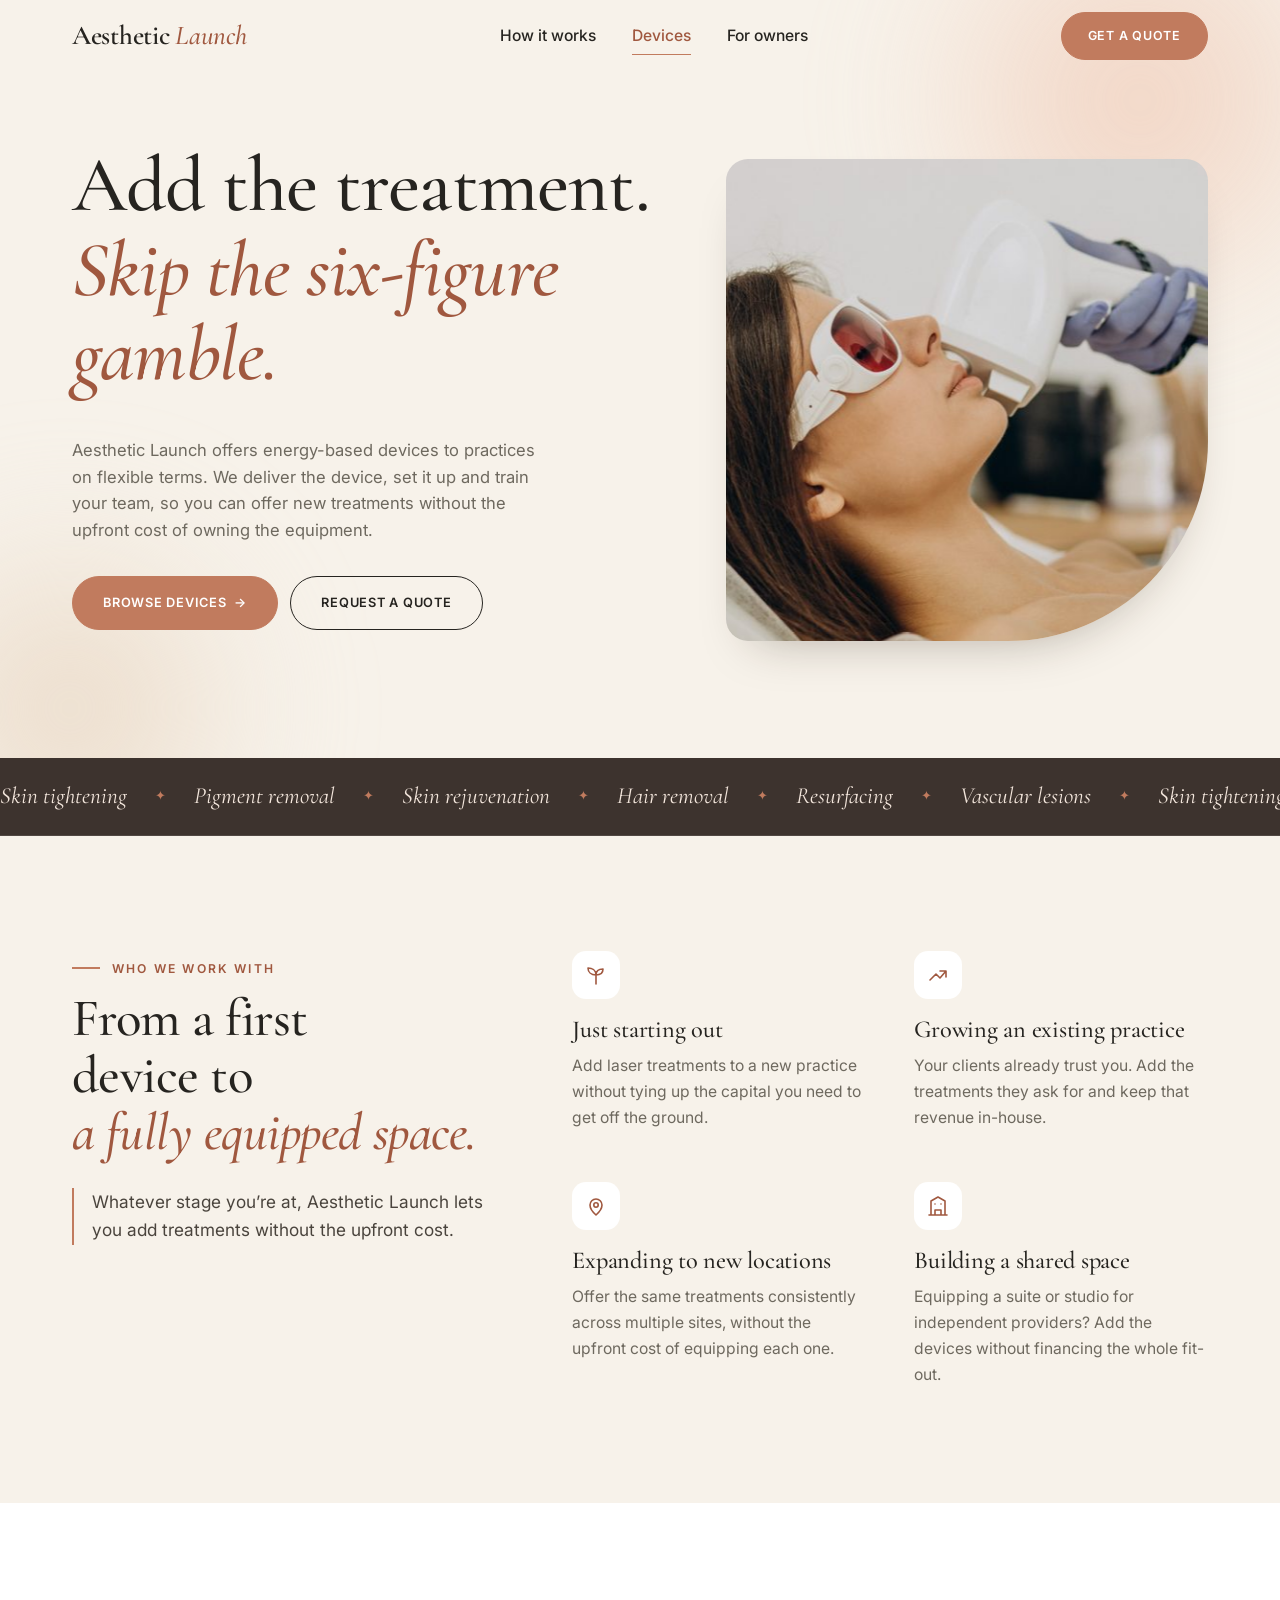
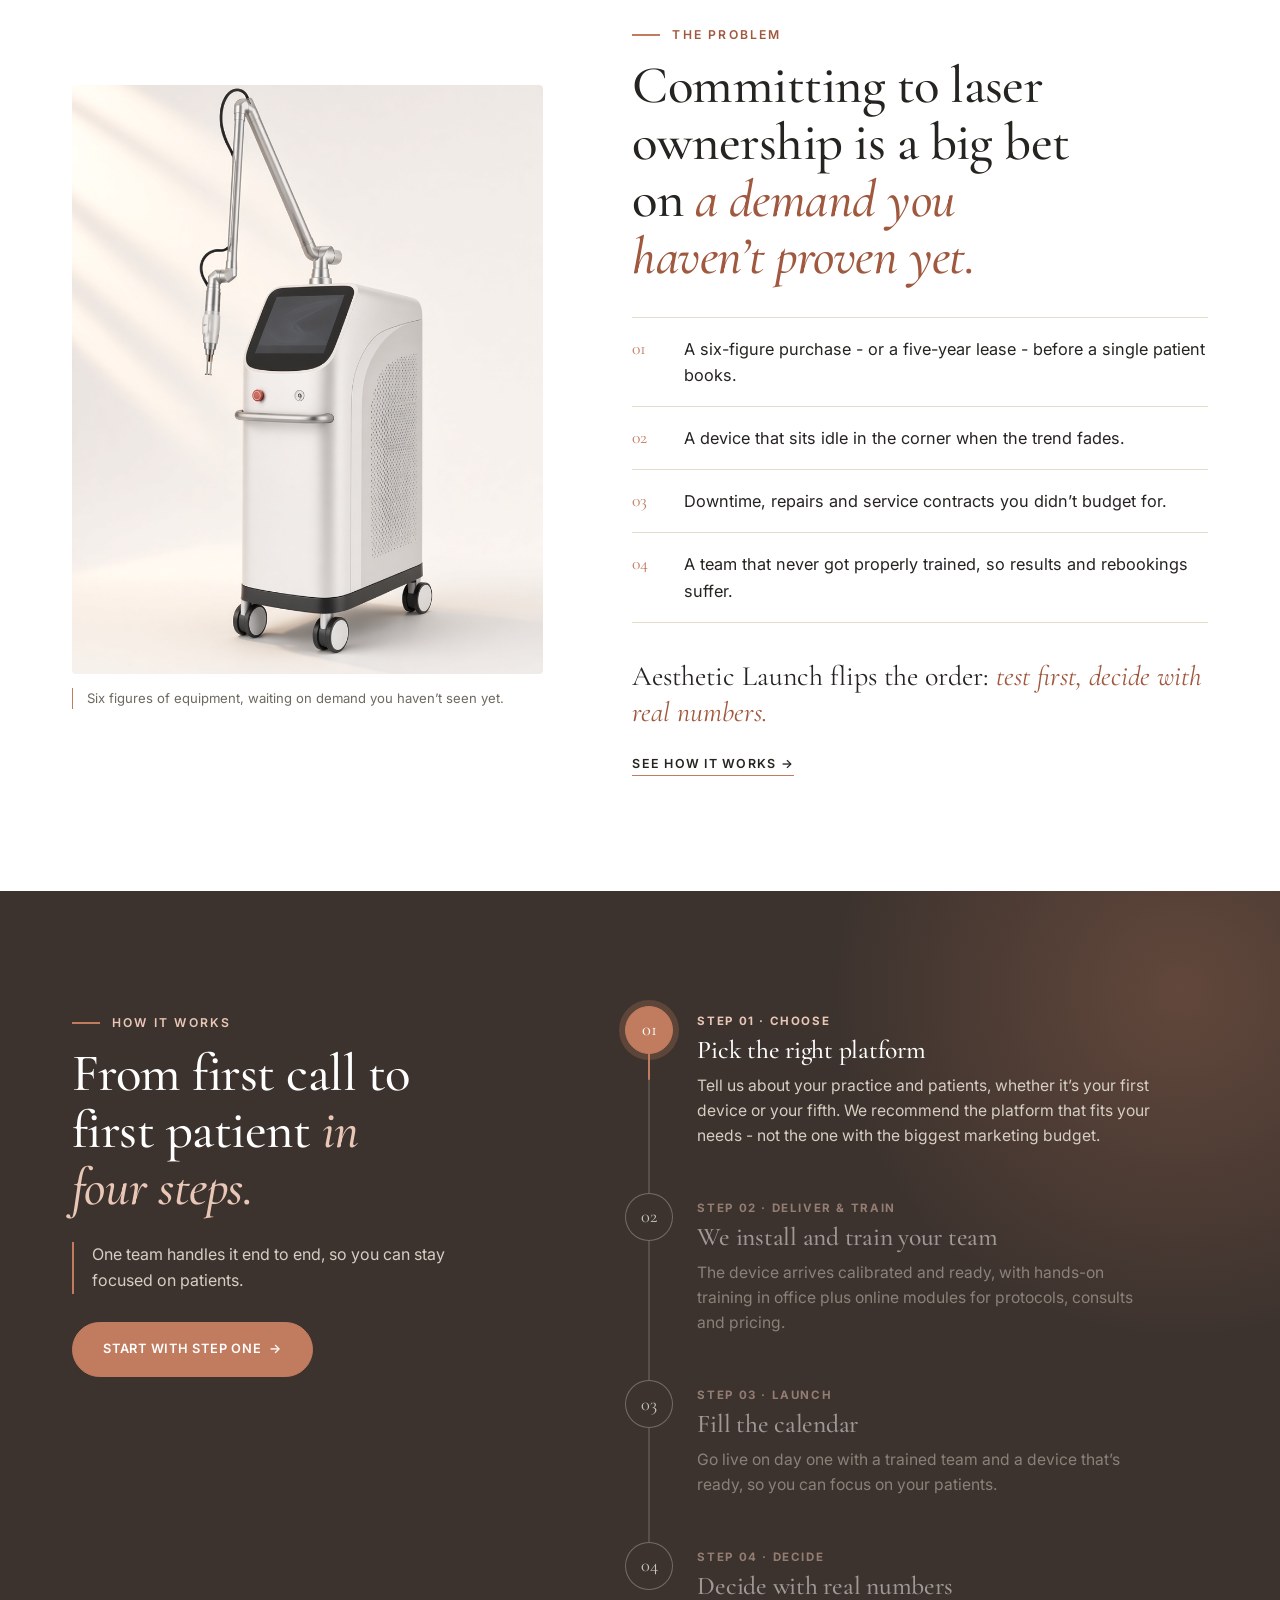
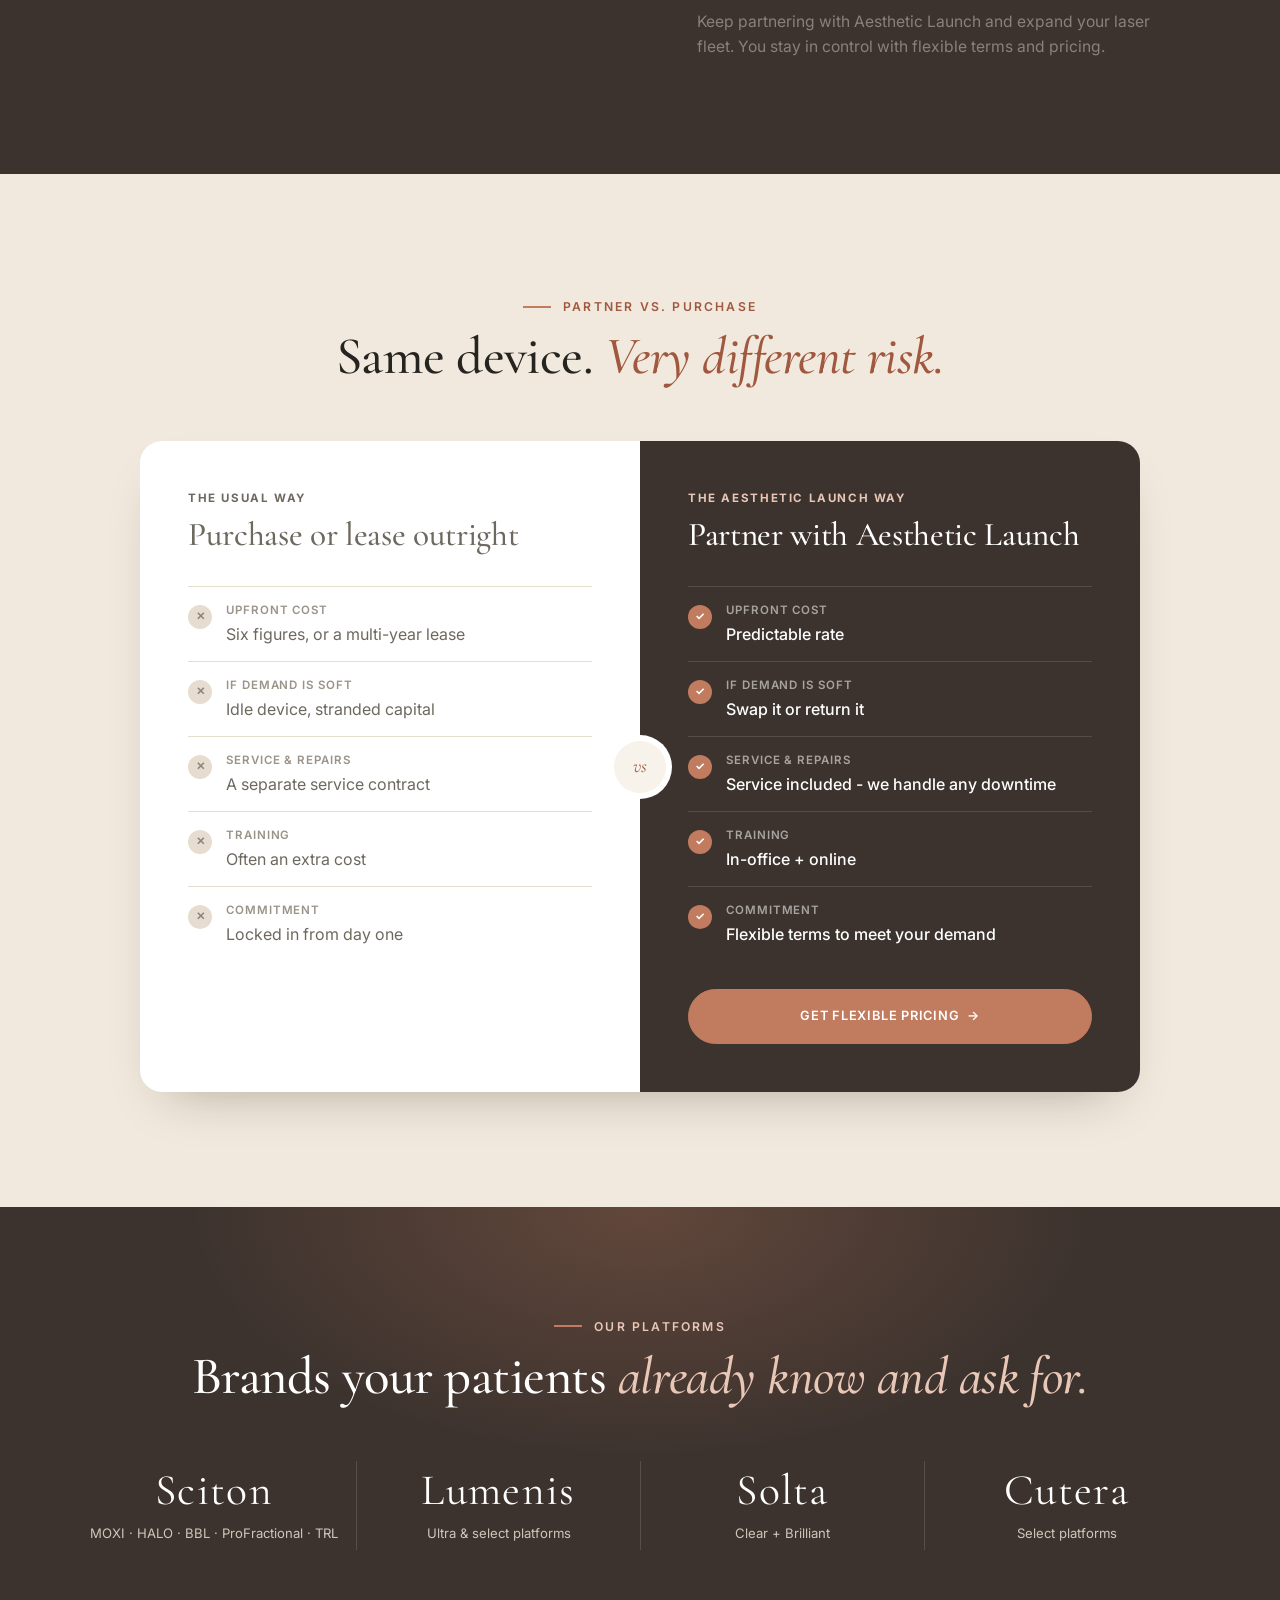
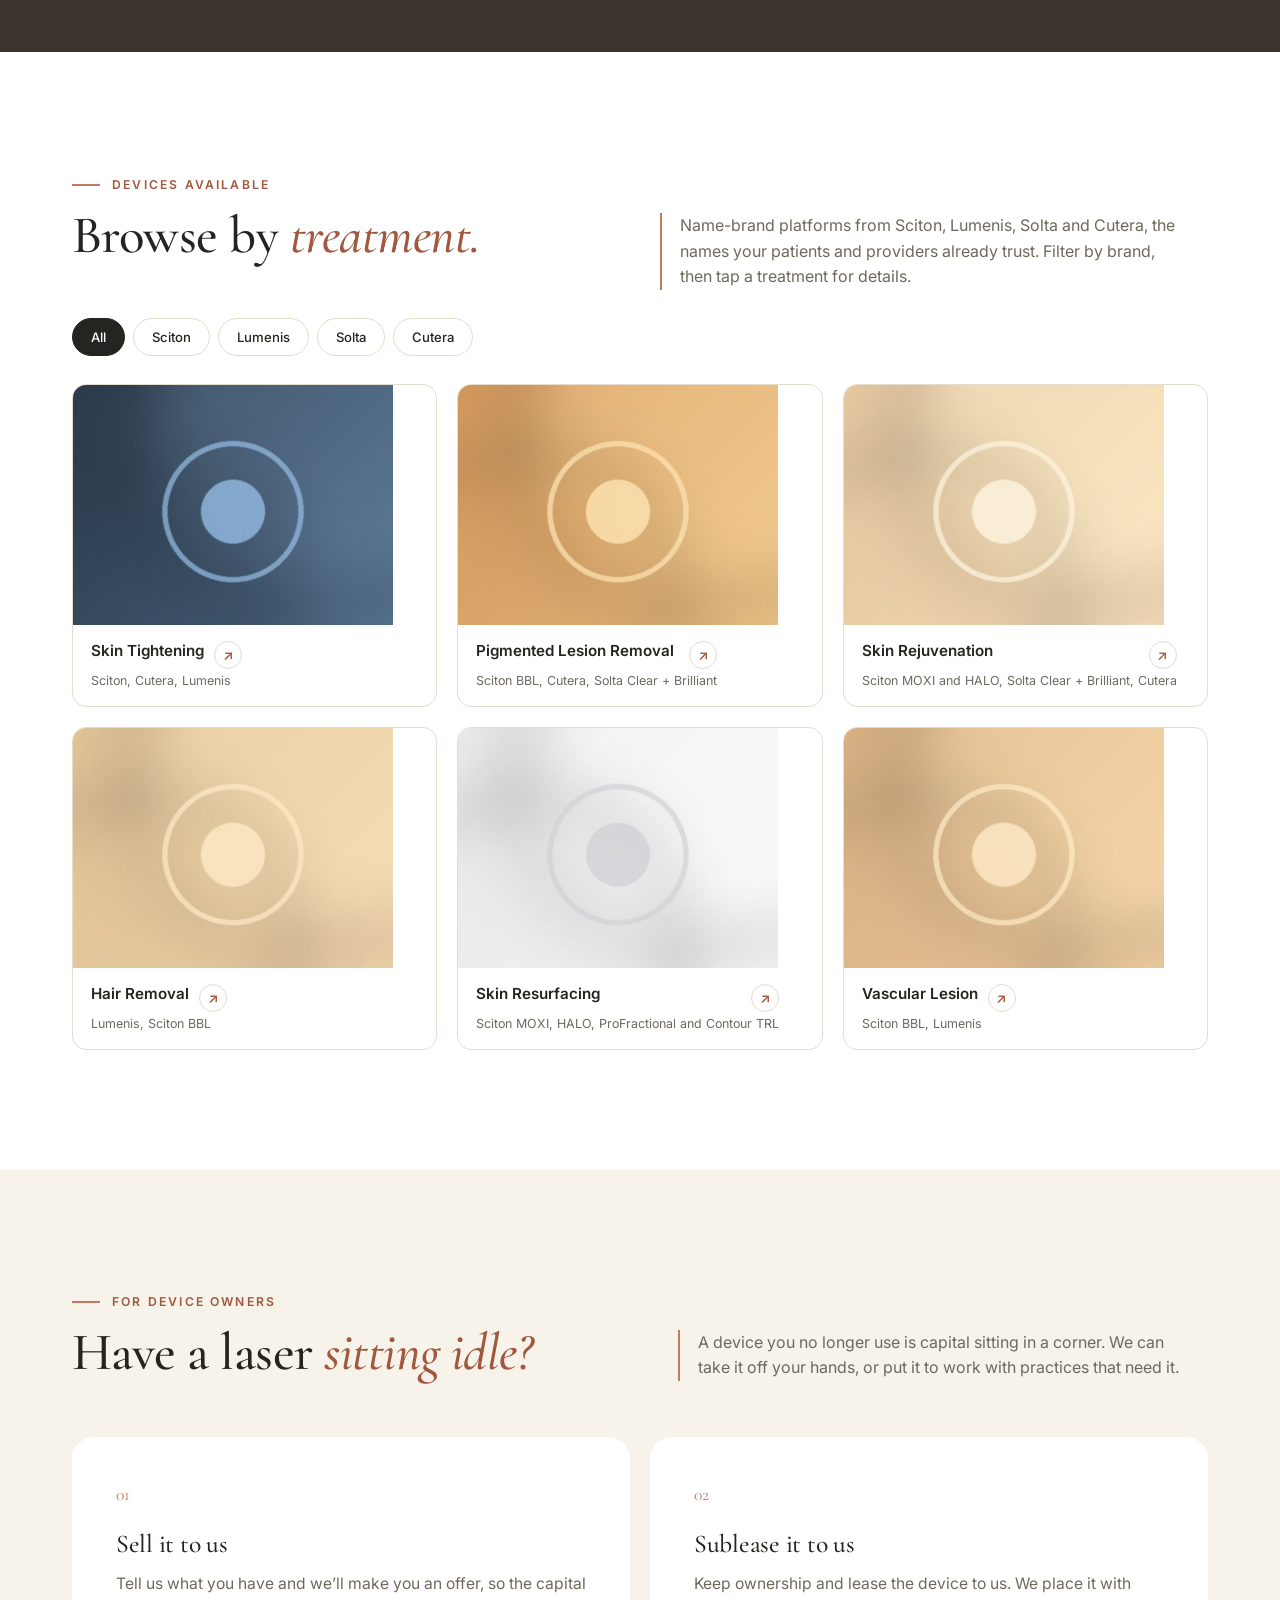
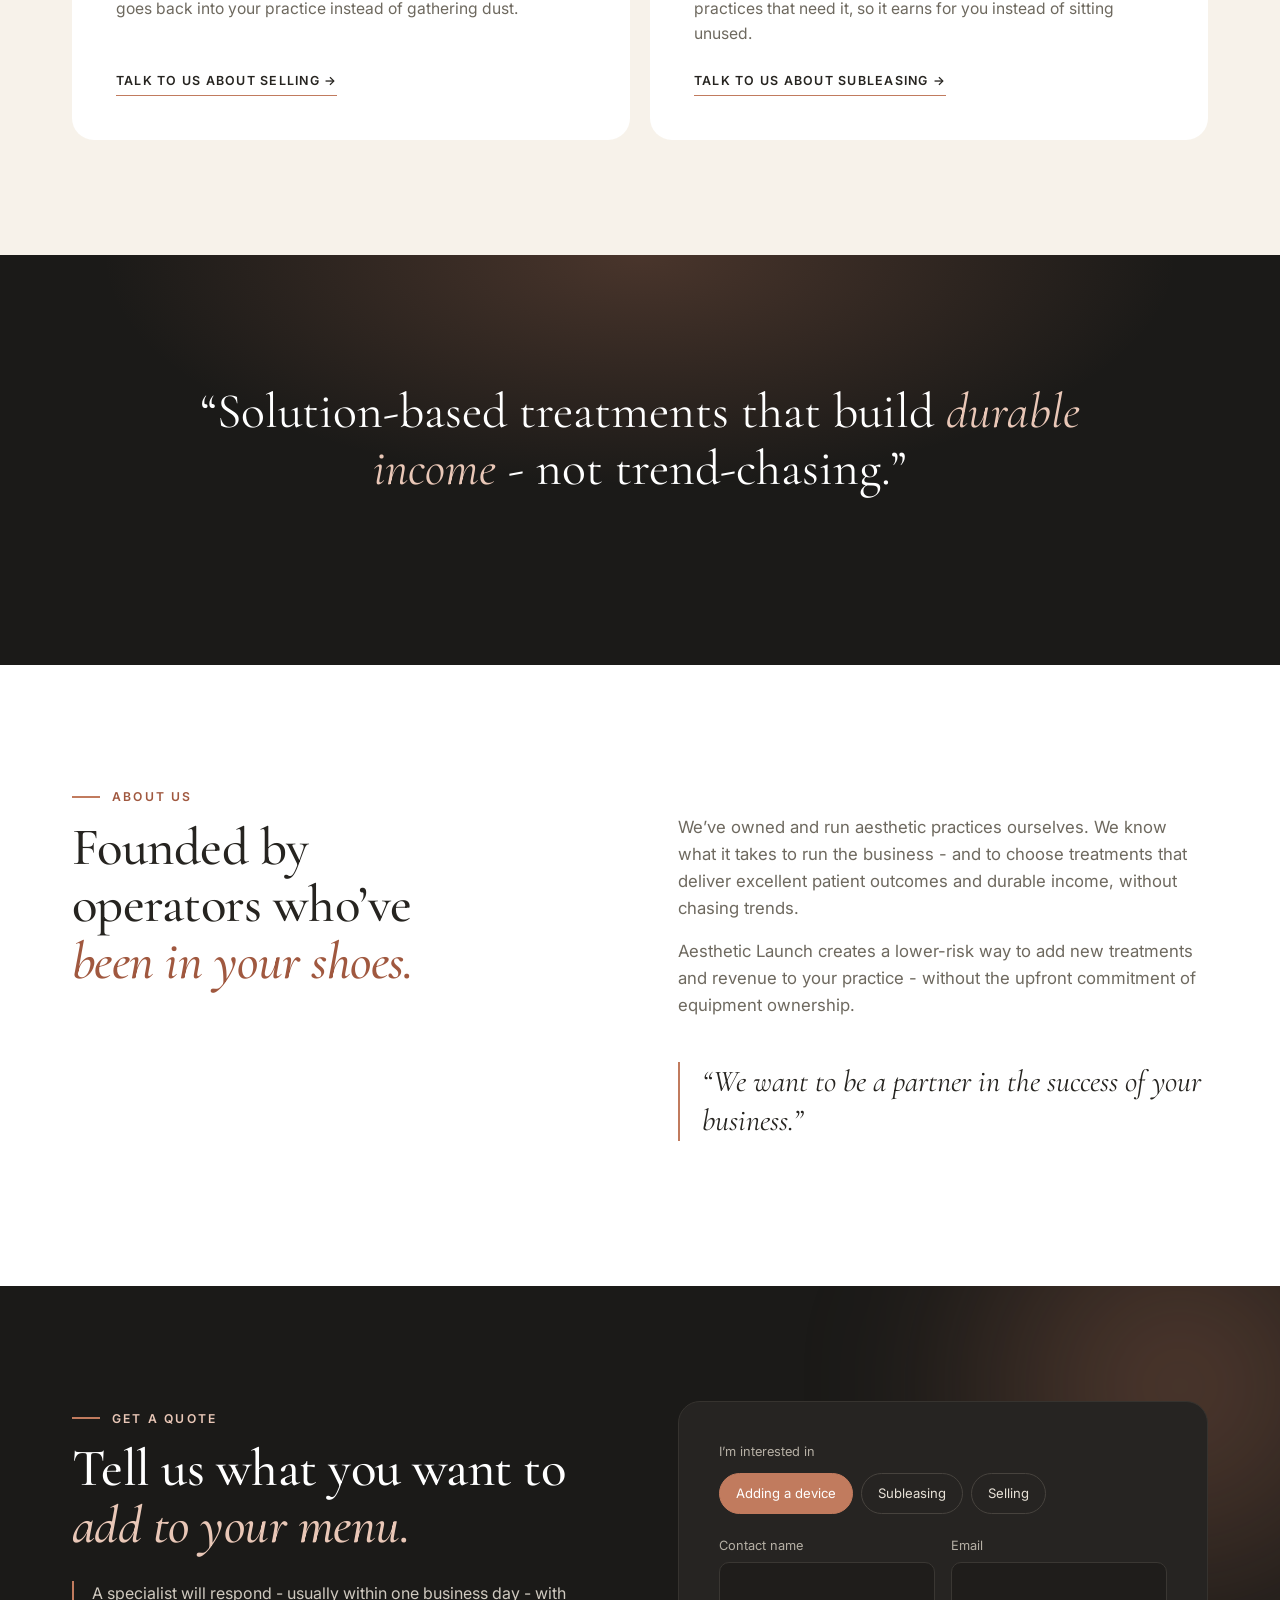
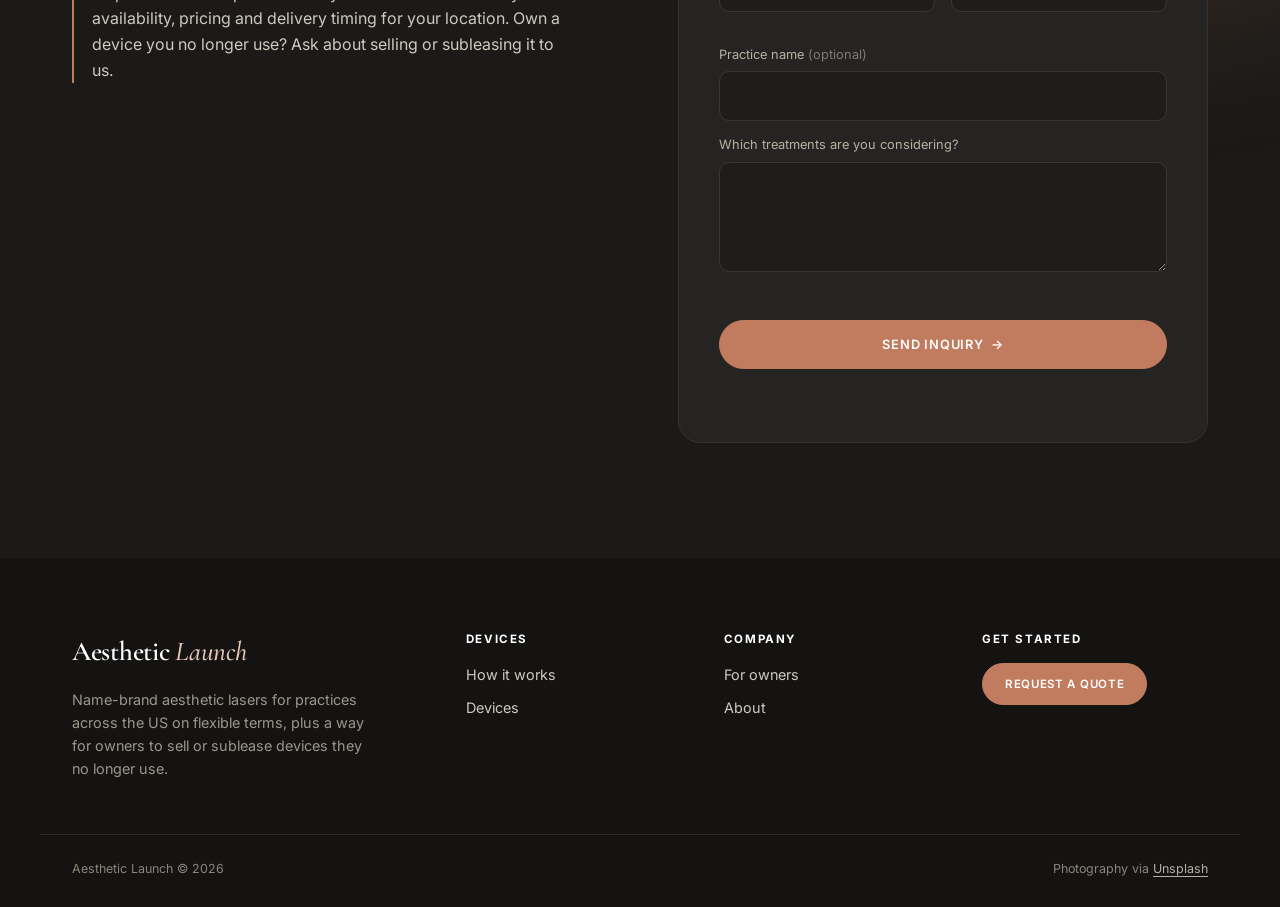
<file: index.html>
<!DOCTYPE html>
<html lang="en">
<head>
<meta charset="UTF-8" />
<meta name="viewport" content="width=device-width, initial-scale=1.0" />
<title>Aesthetic Launch - Add New Treatments. Prove the Demand.</title>
<meta name="description" content="Aesthetic Launch offers name-brand lasers and energy-based devices on flexible terms, delivered anywhere in the US with installation, training and service included." />
<meta name="robots" content="index, follow, max-image-preview:large" />
<meta name="theme-color" content="#f7f2ea" />
<meta property="og:type" content="website" />
<meta property="og:site_name" content="Aesthetic Launch" />
<meta property="og:locale" content="en_US" />
<meta property="og:title" content="Aesthetic Launch - Add New Treatments. Prove the Demand." />
<meta property="og:description" content="Name-brand aesthetic lasers and energy-based devices on flexible terms, with delivery, installation, training and service included." />
<meta name="twitter:card" content="summary" />
<meta name="twitter:title" content="Aesthetic Launch - Add New Treatments. Prove the Demand." />
<meta name="twitter:description" content="Name-brand aesthetic lasers and energy-based devices on flexible terms, with delivery, installation, training and service included." />
<link rel="icon" href="favicon.svg" type="image/svg+xml" />
<link rel="icon" href="favicon.ico" sizes="32x32" />
<link rel="apple-touch-icon" href="apple-touch-icon.png" />

<script type="application/ld+json">
{
  "@context": "https://schema.org",
  "@graph": [
    {
      "@type": "Organization",
      "@id": "#organization",
      "name": "Aesthetic Launch",
      "description": "Aesthetic Launch helps aesthetic practices add name-brand lasers and energy-based devices on flexible terms, with delivery, installation, training and service included.",
      "areaServed": {
        "@type": "Country",
        "name": "United States"
      },
      "knowsAbout": [
        "Aesthetic lasers",
        "Energy-based devices",
        "Skin tightening",
        "Pigmentation treatments",
        "Skin rejuvenation",
        "Laser hair reduction",
        "Skin resurfacing",
        "Vascular lesion treatments"
      ]
    },
    {
      "@type": "Service",
      "@id": "#device-service",
      "name": "Aesthetic Laser and Energy-Based Device Programs",
      "serviceType": "Aesthetic laser and energy-based device programs for practices",
      "description": "Flexible access to name-brand aesthetic devices with delivery, installation, staff training and service support.",
      "provider": {
        "@id": "#organization"
      },
      "areaServed": {
        "@type": "Country",
        "name": "United States"
      },
      "hasOfferCatalog": {
        "@type": "OfferCatalog",
        "name": "Available Treatment Technologies",
        "itemListElement": [
          { "@type": "Offer", "itemOffered": { "@type": "Service", "name": "Skin Tightening" } },
          { "@type": "Offer", "itemOffered": { "@type": "Service", "name": "Pigmentation Treatment" } },
          { "@type": "Offer", "itemOffered": { "@type": "Service", "name": "Skin Rejuvenation" } },
          { "@type": "Offer", "itemOffered": { "@type": "Service", "name": "Laser Hair Reduction" } },
          { "@type": "Offer", "itemOffered": { "@type": "Service", "name": "Skin Resurfacing" } },
          { "@type": "Offer", "itemOffered": { "@type": "Service", "name": "Vascular Lesion Treatment" } }
        ]
      }
    }
  ]
}
</script>

<link rel="preconnect" href="https://images.unsplash.com">
<link rel="preconnect" href="https://fonts.googleapis.com">
<link rel="preconnect" href="https://fonts.gstatic.com" crossorigin>
<link href="https://fonts.googleapis.com/css2?family=Cormorant+Garamond:ital,wght@0,400;0,500;0,600;1,400;1,500;1,600&family=Inter:wght@400;500;600;700&display=swap" rel="stylesheet">

<link rel="stylesheet" href="css/styles.css" />
<script>document.documentElement.classList.add("js");</script>
</head>
<body>

<a class="skip-link" href="#main">Skip to content</a>
<div class="scroll-progress" id="scroll-progress" aria-hidden="true"></div>

<header class="site-header" id="site-header">
  <div class="container header-inner">
    <a href="#top" class="logo">Aesthetic <span>Launch</span></a>

    <nav class="main-nav" id="main-nav" aria-label="Main">
      <a href="#how-it-works">How it works</a>
      <a href="#devices">Devices</a>
      <a href="#services">For owners</a>
      <a href="#contact" class="btn btn-solid mobile-only">Get a quote</a>
    </nav>

    <a href="#contact" class="btn btn-solid btn-small header-cta">Get a quote</a>

    <button class="nav-toggle" id="nav-toggle" aria-label="Open menu" aria-expanded="false" aria-controls="main-nav">
      <span></span><span></span><span></span>
    </button>
  </div>
</header>

<main id="main">

  <!-- HERO -->
  <section class="hero" id="top">
    <div class="orb orb-1" aria-hidden="true"></div>
    <div class="orb orb-2" aria-hidden="true"></div>
    <div class="container hero-grid">
      <div class="hero-copy">
        <h1 class="reveal">Add the treatment. <em>Skip the six-figure gamble.</em></h1>
        <p class="lede reveal">Aesthetic Launch offers energy-based devices to practices on flexible terms. We deliver the device, set it up and train your team, so you can offer new treatments without the upfront cost of owning the equipment.</p>
        <div class="button-row reveal">
          <a href="#devices" class="btn btn-solid">Browse devices <span aria-hidden="true">&rarr;</span></a>
          <a href="#contact" class="btn btn-outline">Request a quote</a>
        </div>
      </div>

      <div class="hero-media reveal">
        <div class="hero-img-wrap" data-parallax>
          <img src="images/hero-laser-1600.jpg" srcset="images/hero-laser-800.jpg 800w, images/hero-laser-1600.jpg 1600w" sizes="(max-width: 980px) 100vw, 46vw" alt="Patient wearing protective goggles during a laser facial treatment" width="1600" height="1067" fetchpriority="high" decoding="async" />
        </div>
      </div>
    </div>
  </section>

  <!-- MARQUEE -->
  <section class="marquee" aria-label="Treatments you can add">
    <div class="marquee-track">
      <div class="marquee-group"><em>Skin tightening</em><i>&#10022;</i><em>Pigment removal</em><i>&#10022;</i><em>Skin rejuvenation</em><i>&#10022;</i><em>Hair removal</em><i>&#10022;</i><em>Resurfacing</em><i>&#10022;</i><em>Vascular lesions</em><i>&#10022;</i></div>
      <div class="marquee-group" aria-hidden="true"><em>Skin tightening</em><i>&#10022;</i><em>Pigment removal</em><i>&#10022;</i><em>Skin rejuvenation</em><i>&#10022;</i><em>Hair removal</em><i>&#10022;</i><em>Resurfacing</em><i>&#10022;</i><em>Vascular lesions</em><i>&#10022;</i></div>
    </div>
  </section>

  <!-- WHO IT'S FOR -->
  <section class="fit">
    <div class="container fit-layout">
      <div class="fit-head">
        <p class="eyebrow reveal">Who we work with</p>
        <h2 class="reveal">From a first device&nbsp;to <em>a fully equipped space.</em></h2>
        <p class="reveal">Whatever stage you&rsquo;re at, Aesthetic Launch lets you add treatments without the upfront cost.</p>
      </div>
      <div class="aud-grid">
        <article class="aud reveal">
          <span class="aud-icon" aria-hidden="true"><svg viewBox="0 0 24 24" width="24" height="24" fill="none" stroke="currentColor" stroke-width="1.6" stroke-linecap="round" stroke-linejoin="round"><path d="M12 21v-9M12 12C12 7 8 5 4 5c0 4 3 7 8 7zM12 12c0-4 3-6 7-6 0 4-3 6-7 6z"/></svg></span>
          <h3>Just starting out</h3>
          <p>Add laser treatments to a new practice without tying up the capital you need to get off the ground.</p>
        </article>
        <article class="aud reveal">
          <span class="aud-icon" aria-hidden="true"><svg viewBox="0 0 24 24" width="24" height="24" fill="none" stroke="currentColor" stroke-width="1.6" stroke-linecap="round" stroke-linejoin="round"><path d="M4 17l6-6 4 4 6-7M14 8h6v6"/></svg></span>
          <h3>Growing an existing practice</h3>
          <p>Your clients already trust you. Add the treatments they ask for and keep that revenue in-house.</p>
        </article>
        <article class="aud reveal">
          <span class="aud-icon" aria-hidden="true"><svg viewBox="0 0 24 24" width="24" height="24" fill="none" stroke="currentColor" stroke-width="1.6" stroke-linecap="round" stroke-linejoin="round"><path d="M12 21s-6-5.3-6-10a6 6 0 0 1 12 0c0 4.7-6 10-6 10z"/><circle cx="12" cy="11" r="2.2"/></svg></span>
          <h3>Expanding to new locations</h3>
          <p>Offer the same treatments consistently across multiple sites, without the upfront cost of equipping each one.</p>
        </article>
        <article class="aud reveal">
          <span class="aud-icon" aria-hidden="true"><svg viewBox="0 0 24 24" width="24" height="24" fill="none" stroke="currentColor" stroke-width="1.6" stroke-linecap="round" stroke-linejoin="round"><path d="M3 21h18M5 21V7l7-4 7 4v14M9 21v-5h6v5M9 10h.01M15 10h.01"/></svg></span>
          <h3>Building a shared space</h3>
          <p>Equipping a suite or studio for independent providers? Add the devices without financing the whole fit-out.</p>
        </article>
      </div>
    </div>
  </section>

  <!-- PAIN POINT -->
  <section class="pain">
    <div class="container pain-grid">
      <figure class="pain-media reveal">
        <img src="images/problem-laser-device.jpg" alt="Aesthetic laser device standing unused in soft daylight" width="864" height="1152" loading="lazy" decoding="async" />
        <figcaption>Six figures of equipment, waiting on demand you haven&rsquo;t seen yet.</figcaption>
      </figure>
      <div class="pain-copy">
        <p class="eyebrow reveal">The problem</p>
        <h2 class="reveal">Committing to laser ownership is a big bet on <em>a demand you haven&rsquo;t proven yet.</em></h2>
        <ol class="pain-list">
          <li class="reveal">A six-figure purchase - or a five-year lease - before a single patient books.</li>
          <li class="reveal">A device that sits idle in the corner when the trend fades.</li>
          <li class="reveal">Downtime, repairs and service contracts you didn&rsquo;t budget for.</li>
          <li class="reveal">A team that never got properly trained, so results and rebookings suffer.</li>
        </ol>
        <div class="pain-answer reveal">
          <p>Aesthetic Launch flips the order: <em>test first, decide with real numbers.</em></p>
          <a href="#how-it-works" class="text-link">See how it works <span aria-hidden="true">&rarr;</span></a>
        </div>
      </div>
    </div>
  </section>

  <!-- HOW IT WORKS -->
  <section class="how" id="how-it-works" data-how>
    <div class="container">
      <div class="how-layout">
      <div class="how-intro">
        <p class="eyebrow reveal">How it works</p>
        <h2 class="reveal">From first call to first patient <em>in four steps.</em></h2>
        <p class="how-lede reveal">One team handles it end to end, so you can stay focused on patients.</p>
        <a href="#contact" class="btn btn-solid reveal">Start with step one <span aria-hidden="true">&rarr;</span></a>
      </div>

      <div class="timeline" data-timeline>
        <span class="tl-line" aria-hidden="true"><span class="tl-line-fill"></span></span>
        <ol class="tl-steps">
          <li class="tl-step">
            <span class="tl-num" aria-hidden="true">01</span>
            <div class="tl-body">
              <p class="tl-kicker">Step 01 &middot; Choose</p>
              <h3>Pick the right platform</h3>
              <p class="tl-text">Tell us about your practice and patients, whether it&rsquo;s your first device or your fifth. We recommend the platform that fits your needs - not the one with the biggest marketing budget.</p>
            </div>
          </li>
          <li class="tl-step">
            <span class="tl-num" aria-hidden="true">02</span>
            <div class="tl-body">
              <p class="tl-kicker">Step 02 &middot; Deliver &amp; train</p>
              <h3>We install and train your team</h3>
              <p class="tl-text">The device arrives calibrated and ready, with hands-on training in office plus online modules for protocols, consults and pricing.</p>
            </div>
          </li>
          <li class="tl-step">
            <span class="tl-num" aria-hidden="true">03</span>
            <div class="tl-body">
              <p class="tl-kicker">Step 03 &middot; Launch</p>
              <h3>Fill the calendar</h3>
              <p class="tl-text">Go live on day one with a trained team and a device that&rsquo;s ready, so you can focus on your patients.</p>
            </div>
          </li>
          <li class="tl-step">
            <span class="tl-num" aria-hidden="true">04</span>
            <div class="tl-body">
              <p class="tl-kicker">Step 04 &middot; Decide</p>
              <h3>Decide with real numbers</h3>
              <p class="tl-text">Keep partnering with Aesthetic Launch and expand your laser fleet. You stay in control with flexible terms and pricing.</p>
            </div>
          </li>
        </ol>
      </div>
      </div>
    </div>
  </section>

  <!-- COMPARE -->
  <section class="compare">
    <div class="container">
      <div class="section-head center">
        <p class="eyebrow reveal">Partner vs. purchase</p>
        <h2 class="reveal">Same device. <em>Very different risk.</em></h2>
      </div>
      <div class="cmp-grid v-b">
        <article class="cmp cmp-buy reveal">
          <p class="cmp-kicker">The usual way</p>
          <h3>Purchase or lease outright</h3>
          <ul class="cmp-list">
            <li><span class="cmp-icon is-no" aria-hidden="true"></span><span><span class="cmp-label">Upfront cost</span><span class="cmp-val">Six figures, or a multi-year lease</span></span></li>
            <li><span class="cmp-icon is-no" aria-hidden="true"></span><span><span class="cmp-label">If demand is soft</span><span class="cmp-val">Idle device, stranded capital</span></span></li>
            <li><span class="cmp-icon is-no" aria-hidden="true"></span><span><span class="cmp-label">Service &amp; repairs</span><span class="cmp-val">A separate service contract</span></span></li>
            <li><span class="cmp-icon is-no" aria-hidden="true"></span><span><span class="cmp-label">Training</span><span class="cmp-val">Often an extra cost</span></span></li>
            <li><span class="cmp-icon is-no" aria-hidden="true"></span><span><span class="cmp-label">Commitment</span><span class="cmp-val">Locked in from day one</span></span></li>
          </ul>
        </article>
        <span class="cmp-vs" aria-hidden="true">vs</span>
        <article class="cmp cmp-launch reveal">
          <p class="cmp-kicker">The Aesthetic Launch way</p>
          <h3>Partner with Aesthetic Launch</h3>
          <ul class="cmp-list">
            <li><span class="cmp-icon is-yes" aria-hidden="true"></span><span><span class="cmp-label">Upfront cost</span><span class="cmp-val">Predictable rate</span></span></li>
            <li><span class="cmp-icon is-yes" aria-hidden="true"></span><span><span class="cmp-label">If demand is soft</span><span class="cmp-val">Swap it or return it</span></span></li>
            <li><span class="cmp-icon is-yes" aria-hidden="true"></span><span><span class="cmp-label">Service &amp; repairs</span><span class="cmp-val">Service included - we handle any downtime</span></span></li>
            <li><span class="cmp-icon is-yes" aria-hidden="true"></span><span><span class="cmp-label">Training</span><span class="cmp-val">In-office + online</span></span></li>
            <li><span class="cmp-icon is-yes" aria-hidden="true"></span><span><span class="cmp-label">Commitment</span><span class="cmp-val">Flexible terms to meet your demand</span></span></li>
          </ul>
          <a href="#contact" class="btn btn-solid btn-full">Get flexible pricing <span aria-hidden="true">&rarr;</span></a>
        </article>
      </div>
    </div>
  </section>

  <!-- BRANDS -->
  <section class="brands" aria-label="Brands we carry">
    <div class="container">
      <p class="eyebrow reveal">Our platforms</p>
      <h2 class="reveal">Brands your patients <em>already know and ask for.</em></h2>
      <div class="brands-cols">
        <a href="#devices" class="brand-col reveal" data-brand-jump="sciton">
          <span class="brand-col-name">Sciton</span>
          <span class="brand-col-sub">MOXI &middot; HALO &middot; BBL &middot; ProFractional &middot; TRL</span>
        </a>
        <a href="#devices" class="brand-col reveal" data-brand-jump="lumenis">
          <span class="brand-col-name">Lumenis</span>
          <span class="brand-col-sub">Ultra &amp; select platforms</span>
        </a>
        <a href="#devices" class="brand-col reveal" data-brand-jump="solta">
          <span class="brand-col-name">Solta</span>
          <span class="brand-col-sub">Clear + Brilliant</span>
        </a>
        <a href="#devices" class="brand-col reveal" data-brand-jump="cutera">
          <span class="brand-col-name">Cutera</span>
          <span class="brand-col-sub">Select platforms</span>
        </a>
      </div>
    </div>
  </section>

  <!-- DEVICES -->
  <section class="devices" id="devices">
    <div class="container devices-header">
      <div>
        <p class="eyebrow reveal">Devices available</p>
        <h2 class="reveal">Browse by <em>treatment.</em></h2>
      </div>
      <p class="devices-intro reveal">Name-brand platforms from Sciton, Lumenis, Solta and Cutera, the names your patients and providers already trust. Filter by brand, then tap a treatment for details.</p>
    </div>

    <div class="container">
      <div class="filter-row" role="group" aria-label="Filter devices by brand">
        <button class="chip is-active" data-filter="all" aria-pressed="true">All</button>
        <button class="chip" data-filter="sciton" aria-pressed="false">Sciton</button>
        <button class="chip" data-filter="lumenis" aria-pressed="false">Lumenis</button>
        <button class="chip" data-filter="solta" aria-pressed="false">Solta</button>
        <button class="chip" data-filter="cutera" aria-pressed="false">Cutera</button>
      </div>
    </div>

    <div class="container devices-grid" id="devices-grid">
      <button class="device-card" data-id="tightening" data-brands="sciton cutera lumenis">
        <span class="device-img"><img src="https://images.unsplash.com/photo-1761819922058-d15028ed9817?auto=format&fit=crop&q=75&w=1200" srcset="https://images.unsplash.com/photo-1761819922058-d15028ed9817?auto=format&fit=crop&q=75&w=480 480w, https://images.unsplash.com/photo-1761819922058-d15028ed9817?auto=format&fit=crop&q=75&w=800 800w, https://images.unsplash.com/photo-1761819922058-d15028ed9817?auto=format&fit=crop&q=75&w=1200 1200w, https://images.unsplash.com/photo-1761819922058-d15028ed9817?auto=format&fit=crop&q=75&w=1600 1600w" sizes="(max-width: 720px) 100vw, (max-width: 980px) 50vw, 25vw" alt="Energy-based skin tightening device used on the abdomen" loading="lazy" decoding="async" data-fallback="images/cat-skin-tightening.jpg" /></span>
        <span class="device-card-body">
          <span class="device-card-title">Skin Tightening <span class="device-card-arrow" aria-hidden="true">&#8599;</span></span>
          <span class="device-card-sub">Sciton, Cutera, Lumenis</span>
        </span>
      </button>

      <button class="device-card" data-id="pigment" data-brands="sciton cutera solta">
        <span class="device-img"><img src="https://images.unsplash.com/photo-1732993486279-9d0f3b91adb2?auto=format&fit=crop&q=75&w=1200" srcset="https://images.unsplash.com/photo-1732993486279-9d0f3b91adb2?auto=format&fit=crop&q=75&w=480 480w, https://images.unsplash.com/photo-1732993486279-9d0f3b91adb2?auto=format&fit=crop&q=75&w=800 800w, https://images.unsplash.com/photo-1732993486279-9d0f3b91adb2?auto=format&fit=crop&q=75&w=1200 1200w, https://images.unsplash.com/photo-1732993486279-9d0f3b91adb2?auto=format&fit=crop&q=75&w=1600 1600w" sizes="(max-width: 720px) 100vw, (max-width: 980px) 50vw, 25vw" alt="Close-up of freckled skin on a shoulder" loading="lazy" decoding="async" data-fallback="images/cat-pigmented-lesion.jpg" /></span>
        <span class="device-card-body">
          <span class="device-card-title">Pigmented Lesion Removal <span class="device-card-arrow" aria-hidden="true">&#8599;</span></span>
          <span class="device-card-sub">Sciton BBL, Cutera, Solta Clear + Brilliant</span>
        </span>
      </button>

      <button class="device-card" data-id="rejuvenation" data-brands="sciton solta cutera">
        <span class="device-img"><img src="https://images.unsplash.com/photo-1728848901352-cff8d51d3e24?auto=format&fit=crop&q=75&w=1200" srcset="https://images.unsplash.com/photo-1728848901352-cff8d51d3e24?auto=format&fit=crop&q=75&w=480 480w, https://images.unsplash.com/photo-1728848901352-cff8d51d3e24?auto=format&fit=crop&q=75&w=800 800w, https://images.unsplash.com/photo-1728848901352-cff8d51d3e24?auto=format&fit=crop&q=75&w=1200 1200w, https://images.unsplash.com/photo-1728848901352-cff8d51d3e24?auto=format&fit=crop&q=75&w=1600 1600w" sizes="(max-width: 720px) 100vw, (max-width: 980px) 50vw, 25vw" alt="Woman with fresh, even skin against a warm beige background" loading="lazy" decoding="async" data-fallback="images/cat-skin-rejuvenation.jpg" /></span>
        <span class="device-card-body">
          <span class="device-card-title">Skin Rejuvenation <span class="device-card-arrow" aria-hidden="true">&#8599;</span></span>
          <span class="device-card-sub">Sciton MOXI and HALO, Solta Clear + Brilliant, Cutera</span>
        </span>
      </button>

      <button class="device-card" data-id="hair" data-brands="lumenis sciton">
        <span class="device-img"><img src="https://images.unsplash.com/photo-1700760933574-9f0f4ea9aa3b?auto=format&fit=crop&q=75&w=1200" srcset="https://images.unsplash.com/photo-1700760933574-9f0f4ea9aa3b?auto=format&fit=crop&q=75&w=480 480w, https://images.unsplash.com/photo-1700760933574-9f0f4ea9aa3b?auto=format&fit=crop&q=75&w=800 800w, https://images.unsplash.com/photo-1700760933574-9f0f4ea9aa3b?auto=format&fit=crop&q=75&w=1200 1200w, https://images.unsplash.com/photo-1700760933574-9f0f4ea9aa3b?auto=format&fit=crop&q=75&w=1600 1600w" sizes="(max-width: 720px) 100vw, (max-width: 980px) 50vw, 25vw" alt="Laser hair removal treatment on a patient's legs" loading="lazy" decoding="async" data-fallback="images/cat-hair-removal.jpg" /></span>
        <span class="device-card-body">
          <span class="device-card-title">Hair Removal <span class="device-card-arrow" aria-hidden="true">&#8599;</span></span>
          <span class="device-card-sub">Lumenis, Sciton BBL</span>
        </span>
      </button>

      <button class="device-card" data-id="resurfacing" data-brands="sciton">
        <span class="device-img"><img src="https://images.unsplash.com/photo-1590049405906-4d9f097ec231?auto=format&fit=crop&q=75&w=1200" srcset="https://images.unsplash.com/photo-1590049405906-4d9f097ec231?auto=format&fit=crop&q=75&w=480 480w, https://images.unsplash.com/photo-1590049405906-4d9f097ec231?auto=format&fit=crop&q=75&w=800 800w, https://images.unsplash.com/photo-1590049405906-4d9f097ec231?auto=format&fit=crop&q=75&w=1200 1200w, https://images.unsplash.com/photo-1590049405906-4d9f097ec231?auto=format&fit=crop&q=75&w=1600 1600w" sizes="(max-width: 720px) 100vw, (max-width: 980px) 50vw, 25vw" alt="Hand resting on smooth skin along the jaw and neck" loading="lazy" decoding="async" data-fallback="images/cat-skin-resurfacing.jpg" /></span>
        <span class="device-card-body">
          <span class="device-card-title">Skin Resurfacing <span class="device-card-arrow" aria-hidden="true">&#8599;</span></span>
          <span class="device-card-sub">Sciton MOXI, HALO, ProFractional and Contour TRL</span>
        </span>
      </button>

      <button class="device-card" data-id="vascular" data-brands="sciton lumenis">
        <span class="device-img"><img src="https://images.unsplash.com/photo-1577746838851-816a43ca8733?auto=format&fit=crop&q=75&w=1200" srcset="https://images.unsplash.com/photo-1577746838851-816a43ca8733?auto=format&fit=crop&q=75&w=480 480w, https://images.unsplash.com/photo-1577746838851-816a43ca8733?auto=format&fit=crop&q=75&w=800 800w, https://images.unsplash.com/photo-1577746838851-816a43ca8733?auto=format&fit=crop&q=75&w=1200 1200w, https://images.unsplash.com/photo-1577746838851-816a43ca8733?auto=format&fit=crop&q=75&w=1600 1600w" sizes="(max-width: 720px) 100vw, (max-width: 980px) 50vw, 25vw" alt="Portrait of a woman with clear, even-toned skin" loading="lazy" decoding="async" data-fallback="images/cat-vascular-lesion.jpg" /></span>
        <span class="device-card-body">
          <span class="device-card-title">Vascular Lesion <span class="device-card-arrow" aria-hidden="true">&#8599;</span></span>
          <span class="device-card-sub">Sciton BBL, Lumenis</span>
        </span>
      </button>
    </div>
    <p class="container filter-empty" id="filter-empty" hidden>No categories match that brand yet - <a href="#contact">ask us</a>, our inventory changes often.</p>

  </section>

  <!-- SERVICES -->
  <section class="services" id="services">
    <div class="container">
      <div class="services-head">
        <div>
          <p class="eyebrow reveal">For device owners</p>
          <h2 class="reveal">Have a laser <em>sitting idle?</em></h2>
        </div>
        <p class="reveal">A device you no longer use is capital sitting in a corner. We can take it off your hands, or put it to work with practices that need it.</p>
      </div>

      <div class="services-grid">
        <article class="service-card reveal">
          <p class="index">01</p>
          <h3>Sell it to us</h3>
          <p>Tell us what you have and we&rsquo;ll make you an offer, so the capital goes back into your practice instead of gathering dust.</p>
          <a href="#contact" class="text-link" data-interest="Selling a laser">Talk to us about selling <span aria-hidden="true">&rarr;</span></a>
        </article>
        <article class="service-card reveal">
          <p class="index">02</p>
          <h3>Sublease it to us</h3>
          <p>Keep ownership and lease the device to us. We place it with practices that need it, so it earns for you instead of sitting unused.</p>
          <a href="#contact" class="text-link" data-interest="Subleasing a laser">Talk to us about subleasing <span aria-hidden="true">&rarr;</span></a>
        </article>
      </div>
    </div>
  </section>

  <!-- QUOTE BANNER -->
  <section class="quote-banner">
    <div class="container">
      <p class="quote reveal">&ldquo;Solution-based treatments that build <em>durable income</em> - not trend-chasing.&rdquo;</p>
    </div>
  </section>

  <!-- ABOUT -->
  <section class="about" id="about">
    <div class="container about-grid">
      <div class="about-head">
        <p class="eyebrow reveal">About us</p>
        <h2 class="reveal">Founded by operators who&rsquo;ve <em>been in your shoes.</em></h2>
      </div>
      <div class="about-copy">
        <p class="reveal">We&rsquo;ve owned and run aesthetic practices ourselves. We know what it takes to run the business - and to choose treatments that deliver excellent patient outcomes and durable income, without chasing trends.</p>
        <p class="reveal">Aesthetic Launch creates a lower-risk way to add new treatments and revenue to your practice - without the upfront commitment of equipment ownership.</p>
        <p class="about-quote reveal">&ldquo;We want to be a partner in the success of your business.&rdquo;</p>
      </div>
    </div>
  </section>

  <!-- CONTACT -->
  <section class="contact" id="contact">
    <div class="orb orb-3" aria-hidden="true"></div>
    <div class="container contact-grid">
      <div class="contact-copy">
        <p class="eyebrow light">Get a quote</p>
        <h2>Tell us what you want to <em>add to your menu.</em></h2>
        <p class="contact-intro">A specialist will respond - usually within one business day - with availability, pricing and delivery timing for your location. Own a device you no longer use? Ask about selling or subleasing it to us.</p>
      </div>

      <form id="inquiry-form" class="inquiry-form" action="https://formspree.io/f/mkjjjbjn" method="POST" novalidate>
        <fieldset class="interest">
          <legend>I&rsquo;m interested in</legend>
          <div class="interest-chips">
            <label><input type="checkbox" name="interest" value="Adding a device" checked /><span>Adding a device</span></label>
            <label><input type="checkbox" name="interest" value="Subleasing a laser" /><span>Subleasing</span></label>
            <label><input type="checkbox" name="interest" value="Selling a laser" /><span>Selling</span></label>
          </div>
        </fieldset>

        <div class="form-cols">
          <div class="form-row">
            <label for="name">Contact name</label>
            <input type="text" id="name" name="name" required autocomplete="name" />
            <span class="field-error" data-error-for="name"></span>
          </div>
          <div class="form-row">
            <label for="email">Email</label>
            <input type="email" id="email" name="email" required autocomplete="email" />
            <span class="field-error" data-error-for="email"></span>
          </div>
        </div>

        <div class="form-row">
          <label for="practice">Practice name <span class="optional">(optional)</span></label>
          <input type="text" id="practice" name="practice" autocomplete="organization" />
        </div>

        <div class="form-row">
          <label for="message">Which treatments are you considering?</label>
          <textarea id="message" name="message" rows="4" required></textarea>
          <span class="field-error" data-error-for="message"></span>
        </div>

        <input type="text" name="_gotcha" class="visually-hidden" tabindex="-1" autocomplete="off" aria-hidden="true" />

        <button type="submit" class="btn btn-solid btn-full">Send inquiry <span aria-hidden="true">&rarr;</span></button>
        <p class="form-status" id="form-status" role="status" aria-live="polite"></p>
      </form>
    </div>
  </section>

</main>

<footer class="site-footer">
  <div class="container footer-top">
    <div class="footer-brand-col">
      <a href="#top" class="logo light">Aesthetic <span>Launch</span></a>
      <p>Name-brand aesthetic lasers for practices across the US on flexible terms, plus a way for owners to sell or sublease devices they no longer use.</p>
    </div>
    <nav class="footer-col" aria-label="Footer: Devices">
      <p class="footer-head">Devices</p>
      <a href="#how-it-works">How it works</a>
      <a href="#devices">Devices</a>
    </nav>
    <nav class="footer-col" aria-label="Footer: Company">
      <p class="footer-head">Company</p>
      <a href="#services">For owners</a>
      <a href="#about">About</a>
    </nav>
    <div class="footer-col">
      <p class="footer-head">Get started</p>
      <a href="#contact" class="btn btn-solid btn-small">Request a quote</a>
    </div>
  </div>
  <div class="container footer-bottom">
    <p>Aesthetic Launch &copy; <span id="year">2026</span></p>
    <p>Photography via <a href="https://unsplash.com" target="_blank" rel="noopener">Unsplash</a></p>
  </div>
</footer>

<button class="to-top" id="to-top" aria-label="Back to top">&uarr;</button>

<!-- Category detail modal -->
<div class="modal-backdrop" id="category-modal" hidden>
  <div class="modal" role="dialog" aria-modal="true" aria-labelledby="modal-title">
    <button class="modal-close" id="modal-close" aria-label="Close">&times;</button>
    <div class="modal-img" id="modal-img"></div>
    <div class="modal-body">
      <p class="eyebrow">Treatment category</p>
      <h3 id="modal-title">Category name</h3>
      <p id="modal-desc" class="modal-desc"></p>
      <p class="modal-label">Commonly treats</p>
      <ul id="modal-treats" class="modal-tags"></ul>
      <p class="modal-label">Available technologies</p>
      <p id="modal-platforms" class="modal-platforms"></p>
      <a href="#contact" class="btn btn-solid btn-full" id="modal-cta">Request a quote</a>
    </div>
  </div>
</div>

<script src="js/main.js"></script>
</body>
</html>
</file>
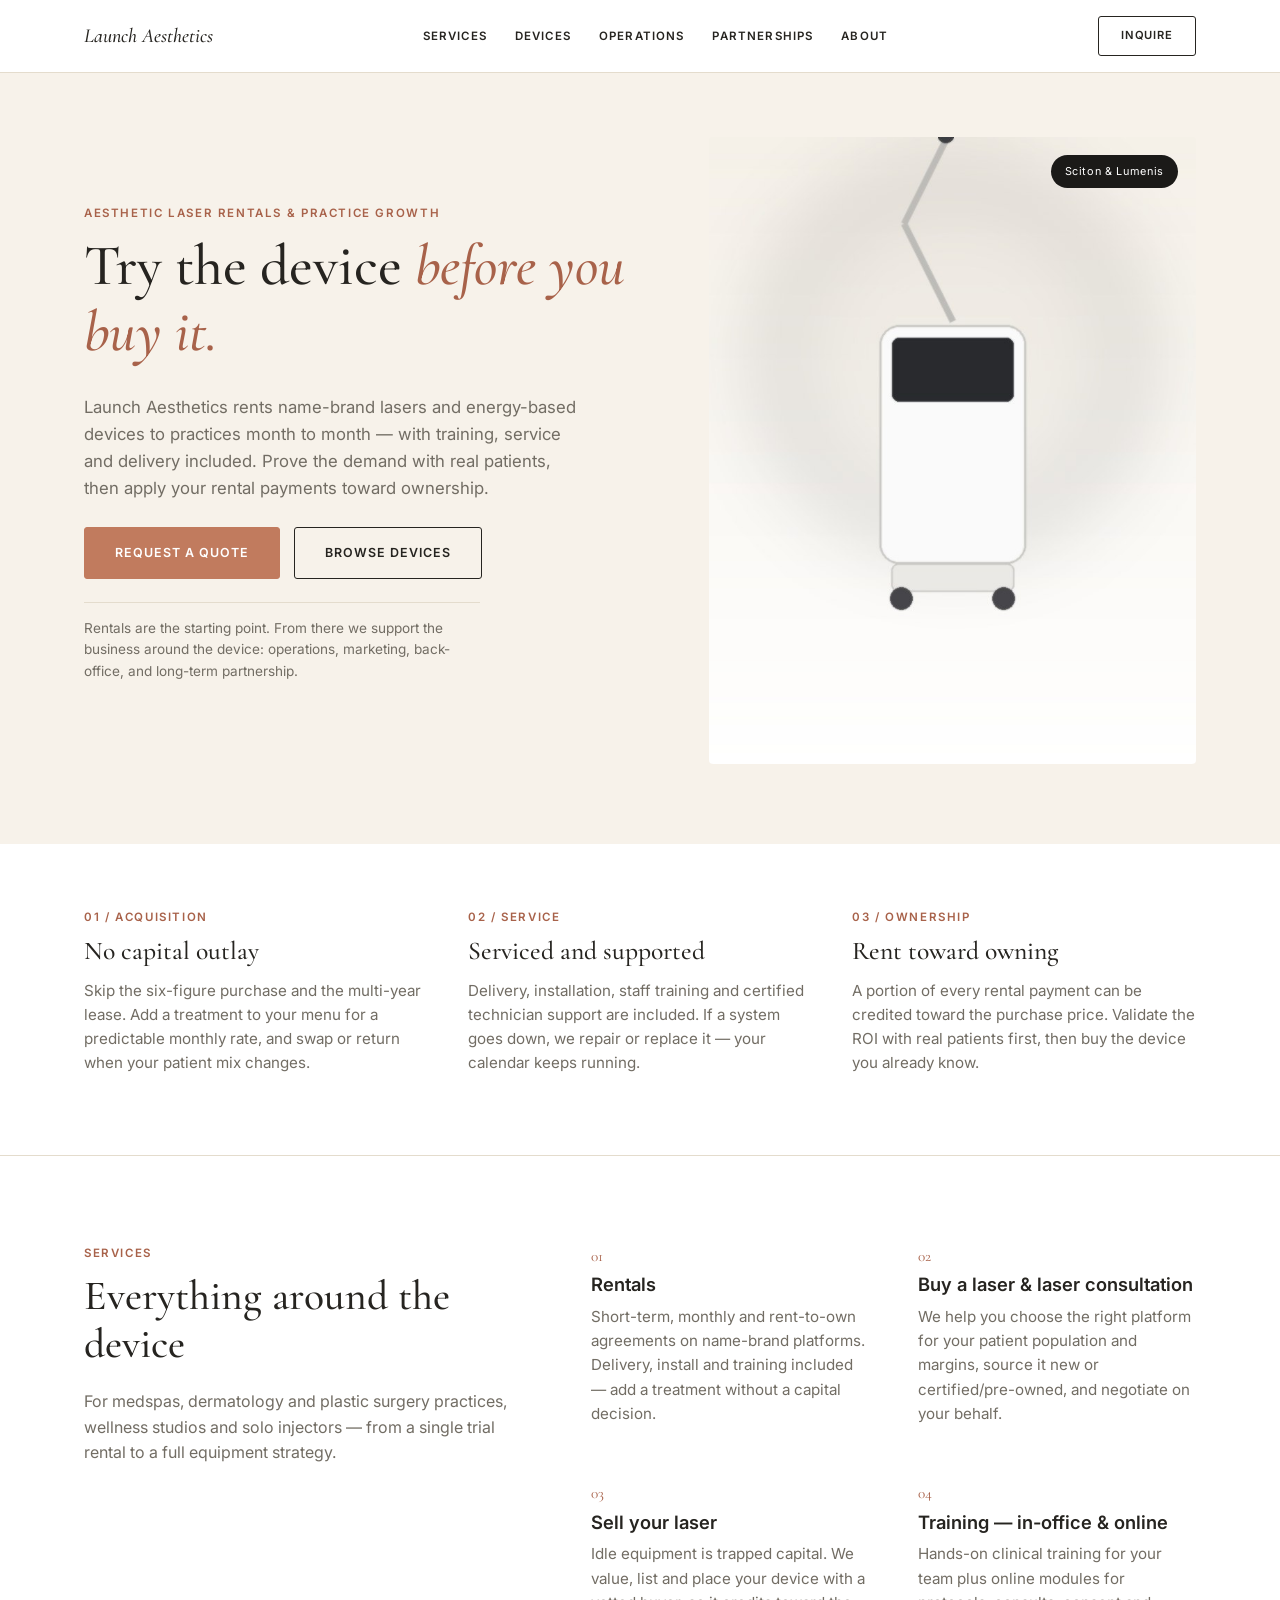
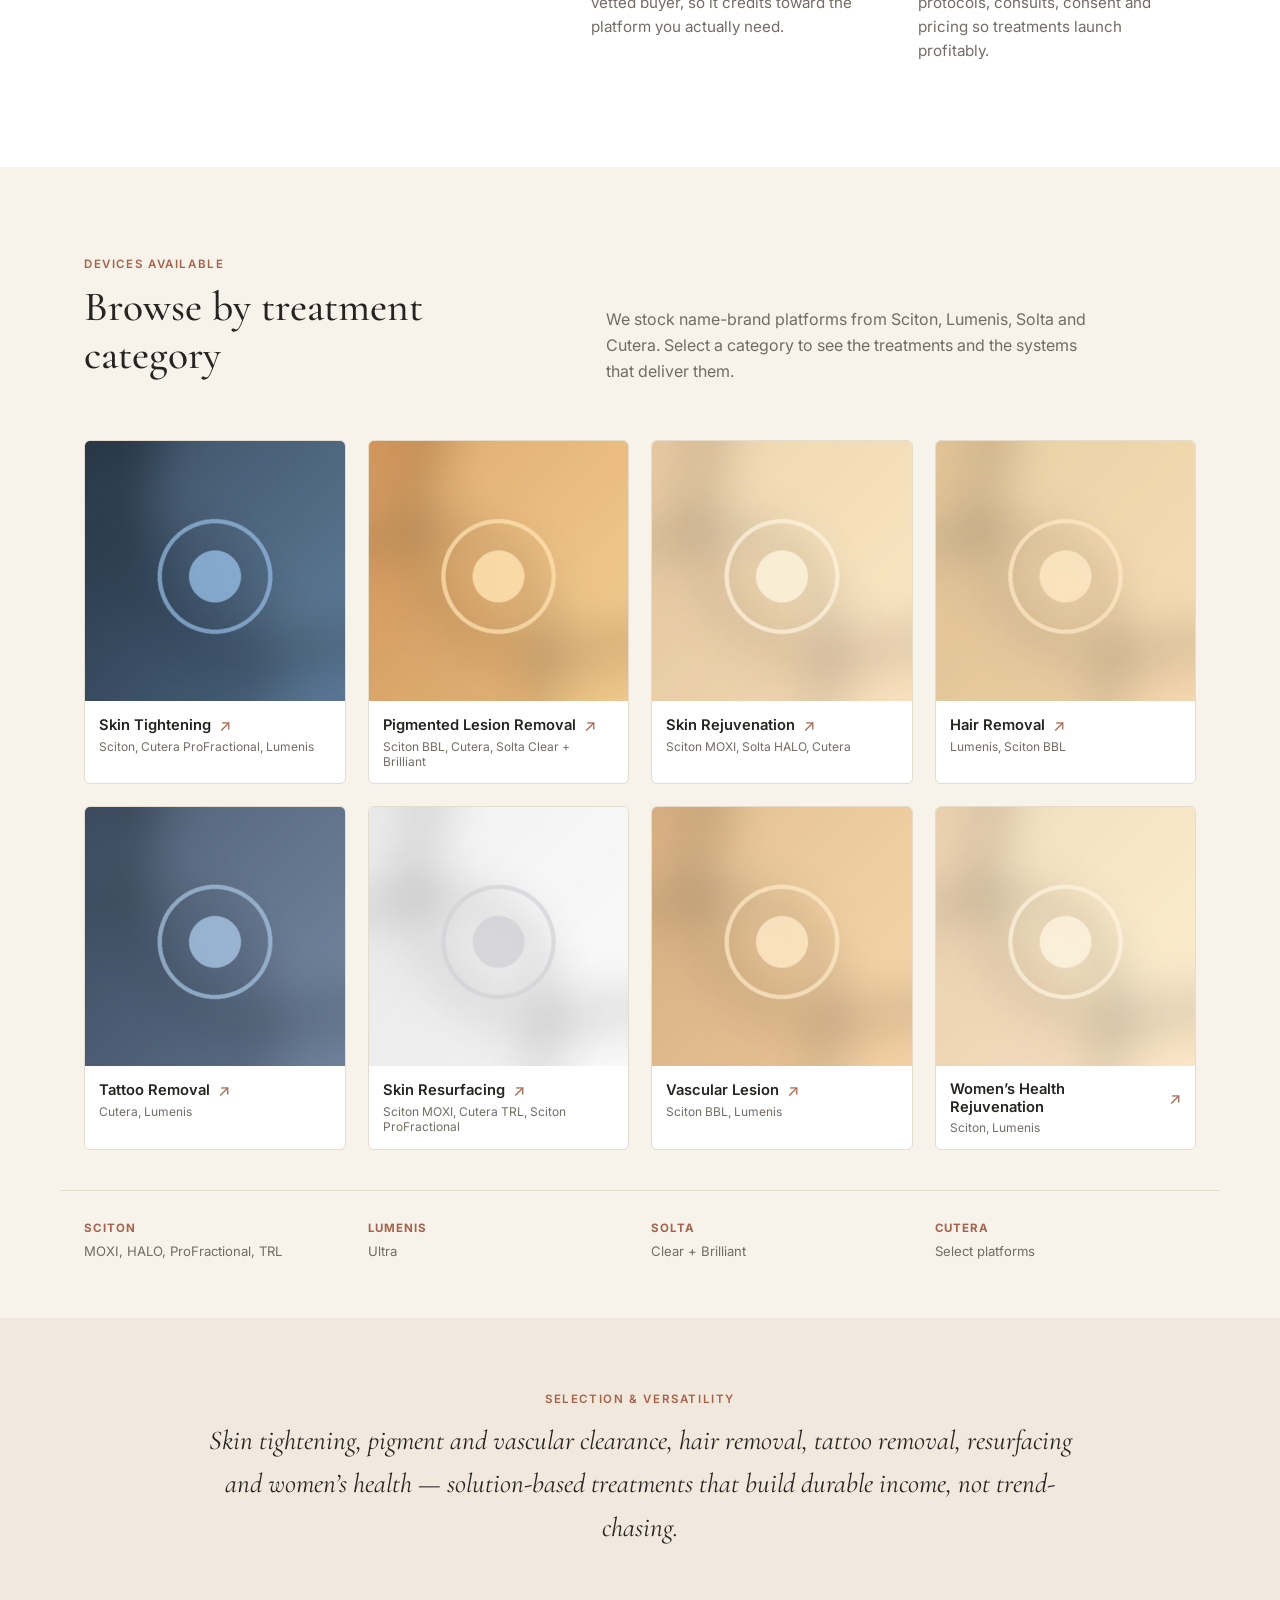
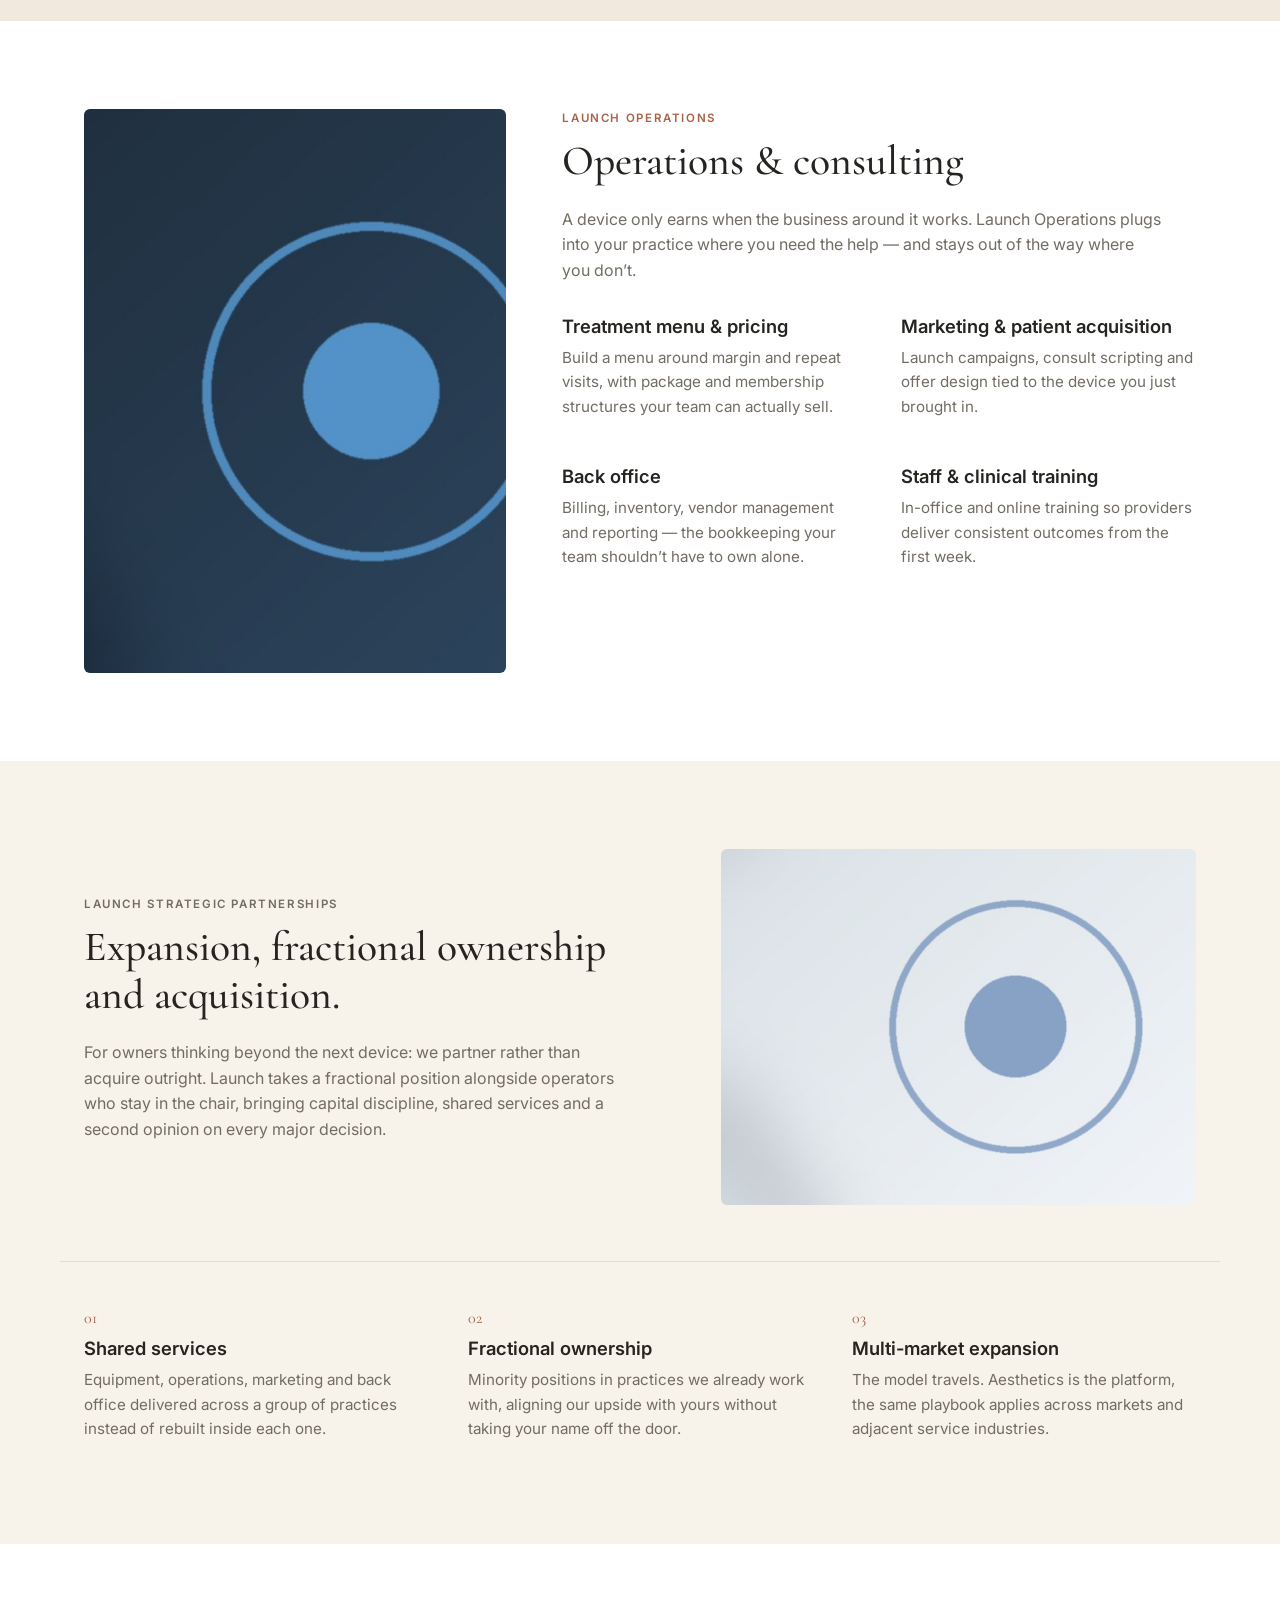
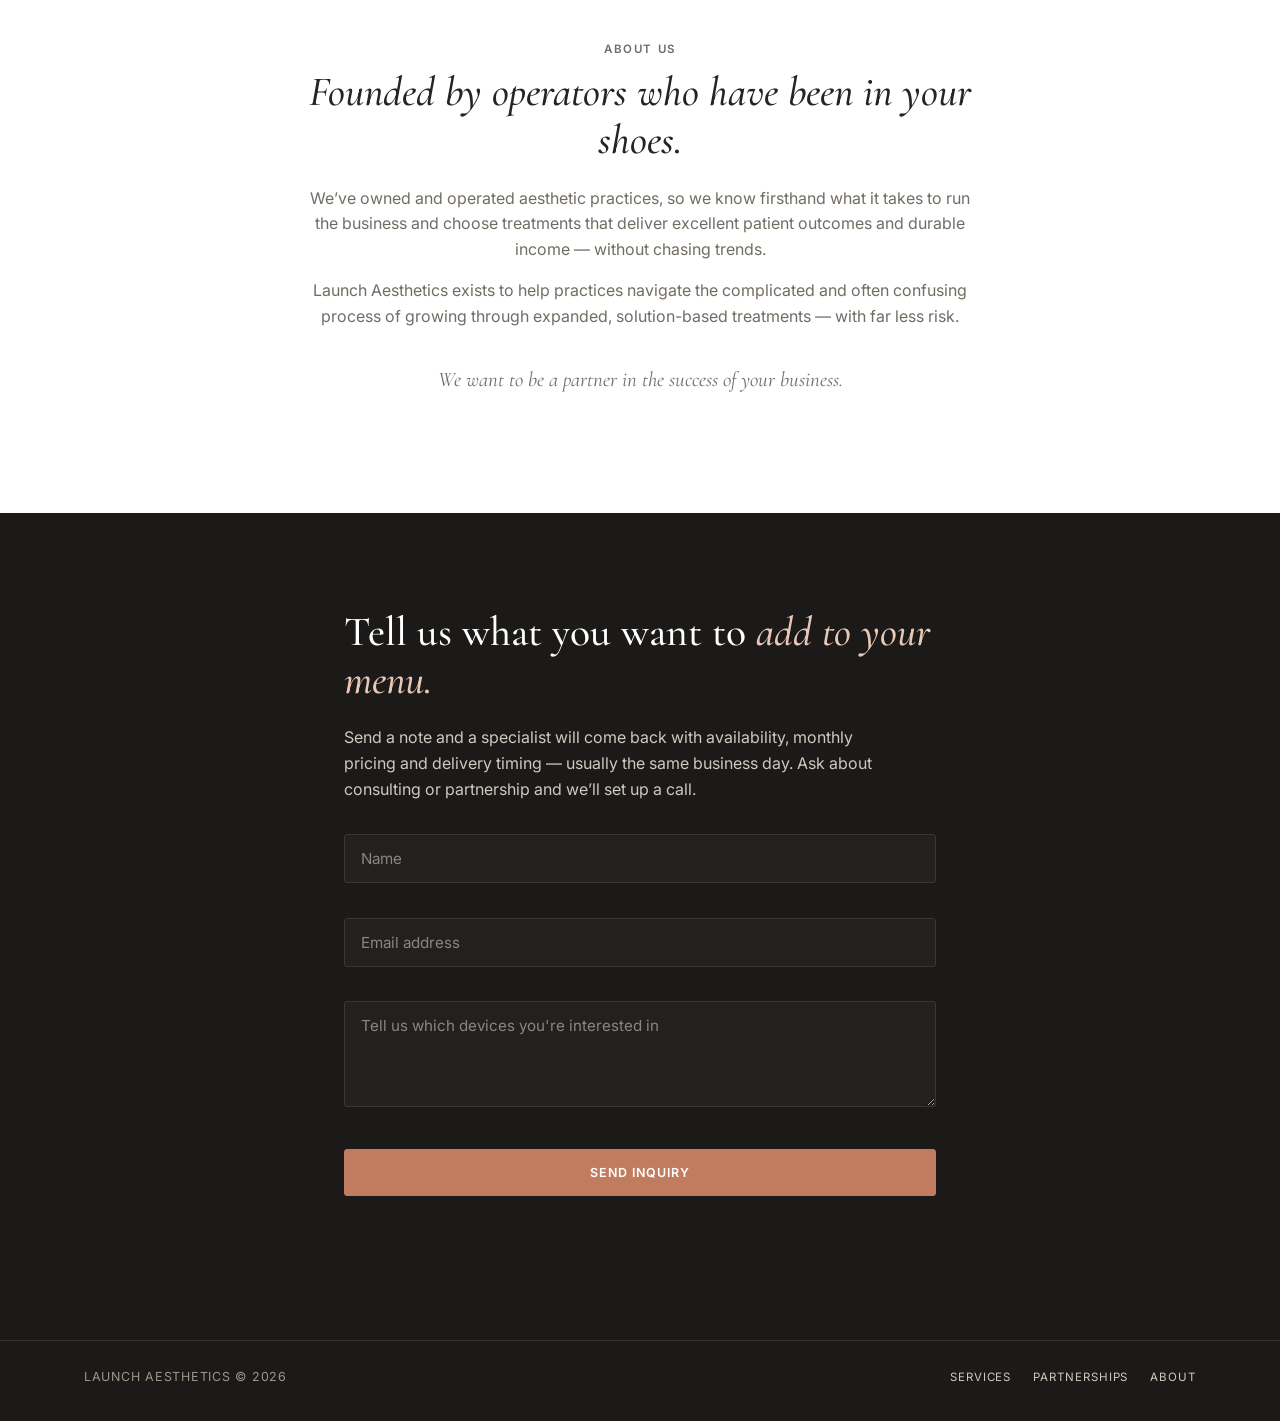
<file: _backup/index.html>
<!DOCTYPE html>
<html lang="en">
<head>
<meta charset="UTF-8" />
<meta name="viewport" content="width=device-width, initial-scale=1.0" />
<title>Launch Aesthetics — Aesthetic Laser Rentals &amp; Practice Growth</title>
<meta name="description" content="Launch Aesthetics rents name-brand lasers and energy-based devices to practices month to month — with training, service and delivery included." />

<link rel="preconnect" href="https://fonts.googleapis.com">
<link rel="preconnect" href="https://fonts.gstatic.com" crossorigin>
<link href="https://fonts.googleapis.com/css2?family=Cormorant+Garamond:ital,wght@0,400;0,500;0,600;1,400;1,500;1,600&family=Inter:wght@400;500;600&display=swap" rel="stylesheet">

<link rel="stylesheet" href="css/styles.css" />
</head>
<body>

<a class="skip-link" href="#main">Skip to content</a>

<header class="site-header">
  <div class="container header-inner">
    <a href="#top" class="logo">Launch Aesthetics</a>

    <nav class="main-nav" id="main-nav">
      <a href="#services">Services</a>
      <a href="#devices">Devices</a>
      <a href="#operations">Operations</a>
      <a href="#partnerships">Partnerships</a>
      <a href="#about">About</a>
    </nav>

    <a href="#contact" class="btn btn-outline btn-small header-cta">Inquire</a>

    <button class="nav-toggle" id="nav-toggle" aria-label="Toggle navigation menu" aria-expanded="false" aria-controls="main-nav">
      <span></span><span></span><span></span>
    </button>
  </div>
</header>

<main id="main">

  <!-- HERO -->
  <section class="hero" id="top">
    <div class="container hero-grid">
      <div class="hero-copy">
        <p class="eyebrow">Aesthetic laser rentals &amp; practice growth</p>
        <h1>Try the device <em>before you buy it.</em></h1>
        <p class="lede">Launch Aesthetics rents name-brand lasers and energy-based devices to practices month to month — with training, service and delivery included. Prove the demand with real patients, then apply your rental payments toward ownership.</p>
        <div class="button-row">
          <a href="#contact" class="btn btn-solid">Request a quote</a>
          <a href="#devices" class="btn btn-outline">Browse devices</a>
        </div>
        <p class="hero-footnote">Rentals are the starting point. From there we support the business around the device: operations, marketing, back-office, and long-term partnership.</p>
      </div>

      <div class="hero-media">
        <span class="hero-badge">Sciton &amp; Lumenis</span>
        <img src="images/hero-device.jpg" alt="Aesthetic laser device available to rent from Launch Aesthetics" width="700" height="900" />
      </div>
    </div>
  </section>

  <!-- VALUE PROPS -->
  <section class="value-props">
    <div class="container value-grid">
      <div class="value-item">
        <p class="eyebrow">01 / Acquisition</p>
        <h3>No capital outlay</h3>
        <p>Skip the six-figure purchase and the multi-year lease. Add a treatment to your menu for a predictable monthly rate, and swap or return when your patient mix changes.</p>
      </div>
      <div class="value-item">
        <p class="eyebrow">02 / Service</p>
        <h3>Serviced and supported</h3>
        <p>Delivery, installation, staff training and certified technician support are included. If a system goes down, we repair or replace it — your calendar keeps running.</p>
      </div>
      <div class="value-item">
        <p class="eyebrow">03 / Ownership</p>
        <h3>Rent toward owning</h3>
        <p>A portion of every rental payment can be credited toward the purchase price. Validate the ROI with real patients first, then buy the device you already know.</p>
      </div>
    </div>
  </section>

  <!-- SERVICES -->
  <section class="services" id="services">
    <div class="container services-layout">
      <div class="services-intro">
        <p class="eyebrow">Services</p>
        <h2>Everything around the device</h2>
        <p>For medspas, dermatology and plastic surgery practices, wellness studios and solo injectors — from a single trial rental to a full equipment strategy.</p>
      </div>

      <div class="services-grid">
        <div class="service-item">
          <p class="index">01</p>
          <h4>Rentals</h4>
          <p>Short-term, monthly and rent-to-own agreements on name-brand platforms. Delivery, install and training included — add a treatment without a capital decision.</p>
        </div>
        <div class="service-item">
          <p class="index">02</p>
          <h4>Buy a laser &amp; laser consultation</h4>
          <p>We help you choose the right platform for your patient population and margins, source it new or certified/pre-owned, and negotiate on your behalf.</p>
        </div>
        <div class="service-item">
          <p class="index">03</p>
          <h4>Sell your laser</h4>
          <p>Idle equipment is trapped capital. We value, list and place your device with a vetted buyer, so it credits toward the platform you actually need.</p>
        </div>
        <div class="service-item">
          <p class="index">04</p>
          <h4>Training — in-office &amp; online</h4>
          <p>Hands-on clinical training for your team plus online modules for protocols, consults, consent and pricing so treatments launch profitably.</p>
        </div>
      </div>
    </div>
  </section>

  <!-- DEVICES -->
  <section class="devices" id="devices">
    <div class="container devices-header">
      <div>
        <p class="eyebrow">Devices available</p>
        <h2>Browse by treatment category</h2>
      </div>
      <p class="devices-intro">We stock name-brand platforms from Sciton, Lumenis, Solta and Cutera. Select a category to see the treatments and the systems that deliver them.</p>
    </div>

    <div class="container devices-grid" id="devices-grid">
      <!-- category cards injected identically in HTML for no-JS fallback -->
      <button class="device-card" data-name="Skin Tightening" data-platforms="Sciton, Cutera ProFractional, Lumenis">
        <img src="images/cat-skin-tightening.jpg" alt="Skin tightening treatment category" loading="lazy" />
        <span class="device-card-label">
          <span class="device-card-title">Skin Tightening</span>
          <span class="device-card-arrow" aria-hidden="true">&#8599;</span>
        </span>
        <span class="device-card-sub">Sciton, Cutera ProFractional, Lumenis</span>
      </button>

      <button class="device-card" data-name="Pigmented Lesion Removal" data-platforms="Sciton BBL, Cutera, Solta Clear + Brilliant">
        <img src="images/cat-pigmented-lesion.jpg" alt="Pigmented lesion removal treatment category" loading="lazy" />
        <span class="device-card-label">
          <span class="device-card-title">Pigmented Lesion Removal</span>
          <span class="device-card-arrow" aria-hidden="true">&#8599;</span>
        </span>
        <span class="device-card-sub">Sciton BBL, Cutera, Solta Clear + Brilliant</span>
      </button>

      <button class="device-card" data-name="Skin Rejuvenation" data-platforms="Sciton MOXI, Solta HALO, Cutera">
        <img src="images/cat-skin-rejuvenation.jpg" alt="Skin rejuvenation treatment category" loading="lazy" />
        <span class="device-card-label">
          <span class="device-card-title">Skin Rejuvenation</span>
          <span class="device-card-arrow" aria-hidden="true">&#8599;</span>
        </span>
        <span class="device-card-sub">Sciton MOXI, Solta HALO, Cutera</span>
      </button>

      <button class="device-card" data-name="Hair Removal" data-platforms="Lumenis, Sciton BBL">
        <img src="images/cat-hair-removal.jpg" alt="Hair removal treatment category" loading="lazy" />
        <span class="device-card-label">
          <span class="device-card-title">Hair Removal</span>
          <span class="device-card-arrow" aria-hidden="true">&#8599;</span>
        </span>
        <span class="device-card-sub">Lumenis, Sciton BBL</span>
      </button>

      <button class="device-card" data-name="Tattoo Removal" data-platforms="Cutera, Lumenis">
        <img src="images/cat-tattoo-removal.jpg" alt="Tattoo removal treatment category" loading="lazy" />
        <span class="device-card-label">
          <span class="device-card-title">Tattoo Removal</span>
          <span class="device-card-arrow" aria-hidden="true">&#8599;</span>
        </span>
        <span class="device-card-sub">Cutera, Lumenis</span>
      </button>

      <button class="device-card" data-name="Skin Resurfacing" data-platforms="Sciton MOXI, Cutera TRL, Sciton ProFractional">
        <img src="images/cat-skin-resurfacing.jpg" alt="Skin resurfacing treatment category" loading="lazy" />
        <span class="device-card-label">
          <span class="device-card-title">Skin Resurfacing</span>
          <span class="device-card-arrow" aria-hidden="true">&#8599;</span>
        </span>
        <span class="device-card-sub">Sciton MOXI, Cutera TRL, Sciton ProFractional</span>
      </button>

      <button class="device-card" data-name="Vascular Lesion" data-platforms="Sciton BBL, Lumenis">
        <img src="images/cat-vascular-lesion.jpg" alt="Vascular lesion treatment category" loading="lazy" />
        <span class="device-card-label">
          <span class="device-card-title">Vascular Lesion</span>
          <span class="device-card-arrow" aria-hidden="true">&#8599;</span>
        </span>
        <span class="device-card-sub">Sciton BBL, Lumenis</span>
      </button>

      <button class="device-card" data-name="Women's Health Rejuvenation" data-platforms="Sciton, Lumenis">
        <img src="images/cat-womens-health.jpg" alt="Women's health rejuvenation treatment category" loading="lazy" />
        <span class="device-card-label">
          <span class="device-card-title">Women&rsquo;s Health Rejuvenation</span>
          <span class="device-card-arrow" aria-hidden="true">&#8599;</span>
        </span>
        <span class="device-card-sub">Sciton, Lumenis</span>
      </button>
    </div>

    <div class="container brand-row">
      <div class="brand-item">
        <p class="brand-name">Sciton</p>
        <p class="brand-sub">MOXI, HALO, ProFractional, TRL</p>
      </div>
      <div class="brand-item">
        <p class="brand-name">Lumenis</p>
        <p class="brand-sub">Ultra</p>
      </div>
      <div class="brand-item">
        <p class="brand-name">Solta</p>
        <p class="brand-sub">Clear + Brilliant</p>
      </div>
      <div class="brand-item">
        <p class="brand-name">Cutera</p>
        <p class="brand-sub">Select platforms</p>
      </div>
    </div>
  </section>

  <!-- QUOTE / SELECTION BANNER -->
  <section class="quote-banner">
    <div class="container">
      <p class="eyebrow center">Selection &amp; versatility</p>
      <p class="quote">Skin tightening, pigment and vascular clearance, hair removal, tattoo removal, resurfacing and women&rsquo;s health — solution-based treatments that build durable income, not trend-chasing.</p>
    </div>
  </section>

  <!-- OPERATIONS -->
  <section class="operations" id="operations">
    <div class="container operations-layout">
      <div class="operations-media">
        <img src="images/operations.jpg" alt="Close-up of an energy device handpiece used in Launch Operations consulting" loading="lazy" />
      </div>

      <div class="operations-copy">
        <p class="eyebrow">Launch Operations</p>
        <h2>Operations &amp; consulting</h2>
        <p class="operations-intro">A device only earns when the business around it works. Launch Operations plugs into your practice where you need the help — and stays out of the way where you don&rsquo;t.</p>

        <div class="operations-grid">
          <div class="operations-item">
            <h4>Treatment menu &amp; pricing</h4>
            <p>Build a menu around margin and repeat visits, with package and membership structures your team can actually sell.</p>
          </div>
          <div class="operations-item">
            <h4>Marketing &amp; patient acquisition</h4>
            <p>Launch campaigns, consult scripting and offer design tied to the device you just brought in.</p>
          </div>
          <div class="operations-item">
            <h4>Back office</h4>
            <p>Billing, inventory, vendor management and reporting — the bookkeeping your team shouldn&rsquo;t have to own alone.</p>
          </div>
          <div class="operations-item">
            <h4>Staff &amp; clinical training</h4>
            <p>In-office and online training so providers deliver consistent outcomes from the first week.</p>
          </div>
        </div>
      </div>
    </div>
  </section>

  <!-- PARTNERSHIPS -->
  <section class="partnerships" id="partnerships">
    <div class="container partnerships-layout">
      <div class="partnerships-copy">
        <p class="eyebrow">Launch Strategic Partnerships</p>
        <h2>Expansion, fractional ownership and acquisition.</h2>
        <p>For owners thinking beyond the next device: we partner rather than acquire outright. Launch takes a fractional position alongside operators who stay in the chair, bringing capital discipline, shared services and a second opinion on every major decision.</p>
      </div>
      <div class="partnerships-media">
        <img src="images/partnerships.jpg" alt="Detail of an aesthetic device representing Launch Strategic Partnerships" loading="lazy" />
      </div>
    </div>

    <div class="container partnerships-grid">
      <div class="partnerships-item">
        <p class="index">01</p>
        <h4>Shared services</h4>
        <p>Equipment, operations, marketing and back office delivered across a group of practices instead of rebuilt inside each one.</p>
      </div>
      <div class="partnerships-item">
        <p class="index">02</p>
        <h4>Fractional ownership</h4>
        <p>Minority positions in practices we already work with, aligning our upside with yours without taking your name off the door.</p>
      </div>
      <div class="partnerships-item">
        <p class="index">03</p>
        <h4>Multi-market expansion</h4>
        <p>The model travels. Aesthetics is the platform, the same playbook applies across markets and adjacent service industries.</p>
      </div>
    </div>
  </section>

  <!-- ABOUT -->
  <section class="about" id="about">
    <div class="container about-inner">
      <p class="eyebrow center">About us</p>
      <h2>Founded by operators who have been in your shoes.</h2>
      <p>We&rsquo;ve owned and operated aesthetic practices, so we know firsthand what it takes to run the business and choose treatments that deliver excellent patient outcomes and durable income — without chasing trends.</p>
      <p>Launch Aesthetics exists to help practices navigate the complicated and often confusing process of growing through expanded, solution-based treatments — with far less risk.</p>
      <p class="about-quote">We want to be a partner in the success of your business.</p>
    </div>
  </section>

  <!-- CONTACT -->
  <section class="contact" id="contact">
    <div class="container contact-inner">
      <h2>Tell us what you want to <em>add to your menu.</em></h2>
      <p class="contact-intro">Send a note and a specialist will come back with availability, monthly pricing and delivery timing — usually the same business day. Ask about consulting or partnership and we&rsquo;ll set up a call.</p>

      <form id="inquiry-form" class="inquiry-form" action="https://formspree.io/f/YOUR_FORM_ID" method="POST" novalidate>
        <div class="form-row">
          <label for="name" class="visually-hidden">Name</label>
          <input type="text" id="name" name="name" placeholder="Name" required autocomplete="name" />
          <span class="field-error" data-error-for="name"></span>
        </div>

        <div class="form-row">
          <label for="email" class="visually-hidden">Email address</label>
          <input type="email" id="email" name="email" placeholder="Email address" required autocomplete="email" />
          <span class="field-error" data-error-for="email"></span>
        </div>

        <div class="form-row">
          <label for="message" class="visually-hidden">Tell us which devices you&rsquo;re interested in</label>
          <textarea id="message" name="message" rows="4" placeholder="Tell us which devices you're interested in" required></textarea>
          <span class="field-error" data-error-for="message"></span>
        </div>

        <input type="text" name="_gotcha" class="visually-hidden" tabindex="-1" autocomplete="off" />

        <button type="submit" class="btn btn-solid btn-full">Send inquiry</button>

        <p class="form-status" id="form-status" role="status" aria-live="polite"></p>
      </form>
    </div>
  </section>

</main>

<footer class="site-footer">
  <div class="container footer-inner">
    <p class="footer-brand">Launch Aesthetics &copy; <span id="year">2026</span></p>
    <nav class="footer-nav">
      <a href="#services">Services</a>
      <a href="#partnerships">Partnerships</a>
      <a href="#about">About</a>
    </nav>
  </div>
</footer>

<!-- Category detail modal -->
<div class="modal-backdrop" id="category-modal" hidden>
  <div class="modal" role="dialog" aria-modal="true" aria-labelledby="modal-title">
    <button class="modal-close" id="modal-close" aria-label="Close">&times;</button>
    <p class="eyebrow" id="modal-eyebrow">Treatment category</p>
    <h3 id="modal-title">Category name</h3>
    <p id="modal-platforms" class="modal-platforms"></p>
    <a href="#contact" class="btn btn-solid" id="modal-cta">Request a quote</a>
  </div>
</div>

<script src="js/main.js"></script>
</body>
</html>
</file>
<file: css/styles.css>
/* =========================================================
   Launch Aesthetics — stylesheet
   ========================================================= */

:root {
  --cream: #f7f2ea;
  --cream-soft: #f1e9dd;
  --white: #ffffff;
  --ink: #262420;
  --muted: #6e695f;
  --border: #e4dccd;
  --accent: #c17b5e;
  --accent-dark: #a0583f;
  --accent-soft: #e9c7b7;
  --blush: #f3dfd4;
  --dark: #1b1a18;
  --dark-2: #262422;

  --serif: "Cormorant Garamond", Georgia, "Times New Roman", serif;
  --sans: "Inter", -apple-system, BlinkMacSystemFont, "Segoe UI", Roboto, sans-serif;

  --container: 1200px;
  --radius: 14px;
  --radius-lg: 22px;
  --shadow: 0 24px 50px -28px rgba(40, 28, 15, 0.35);
  --ease: cubic-bezier(.2, .7, .2, 1);
  --header-h: 72px;
  --section-y: clamp(64px, 9vw, 120px);
}

* { box-sizing: border-box; }

html { scroll-behavior: smooth; scroll-padding-top: var(--header-h); }

body {
  margin: 0;
  font-family: var(--sans);
  color: var(--ink);
  background: var(--white);
  line-height: 1.6;
  -webkit-font-smoothing: antialiased;
  overflow-x: hidden;
}
body.no-scroll { overflow: hidden; }

img { max-width: 100%; display: block; }
a { color: inherit; text-decoration: none; }
p a, .faq-intro a, .filter-empty a { color: var(--accent-dark); text-decoration: underline; text-underline-offset: 3px; }

h1, h2, h3, h4 {
  font-family: var(--serif);
  font-weight: 500;
  line-height: 1.08;
  margin: 0 0 0.5em;
  color: var(--ink);
  letter-spacing: -0.01em;
}
h1 { font-size: clamp(2.6rem, 6.2vw, 4.9rem); }
h2 { font-size: clamp(2rem, 4.2vw, 3.3rem); }
h3 { font-size: clamp(1.35rem, 2vw, 1.6rem); }
h1 em, h2 em, .quote em { font-style: italic; color: var(--accent-dark); }

p { margin: 0 0 1em; }

.container { max-width: var(--container); margin: 0 auto; padding: 0 clamp(16px, 4vw, 32px); }

.eyebrow {
  font-size: 0.72rem;
  font-weight: 600;
  letter-spacing: 0.16em;
  text-transform: uppercase;
  color: var(--accent-dark);
  margin: 0 0 1em;
}
.eyebrow.light { color: var(--accent-soft); }
/* shared section-label style: short terracotta dash before the label */
.eyebrow { display: inline-flex; align-items: center; gap: 12px; font-size: .76rem; letter-spacing: .18em; font-weight: 600; }
.eyebrow::before { content: ""; width: 28px; height: 2px; background: var(--accent); flex-shrink: 0; }
.modal .eyebrow::before { display: none; }
/* shared intro style: terracotta vertical line beside the intro line under a heading */
.how-lede, .devices-intro, .services-head > p, .contact-intro { padding-left: 18px; border-left: 2px solid var(--accent); }
.center { text-align: center; }

.section-head { max-width: 760px; margin: 0 auto clamp(36px, 5vw, 56px); }

.visually-hidden {
  position: absolute !important; width: 1px; height: 1px; overflow: hidden;
  clip: rect(0 0 0 0); white-space: nowrap;
}

.skip-link { position: absolute; left: -999px; top: 0; background: var(--accent); color: #fff; padding: 10px 16px; z-index: 999; }
.skip-link:focus { left: 12px; top: 12px; }

:focus-visible { outline: 2px solid var(--accent); outline-offset: 3px; }

/* ---------- Buttons ---------- */
.btn {
  display: inline-flex; align-items: center; justify-content: center; gap: 0.6em;
  font-family: var(--sans); font-size: 0.8rem; font-weight: 600;
  letter-spacing: 0.06em; text-transform: uppercase;
  padding: 16px 30px; border-radius: 999px; border: 1px solid transparent;
  cursor: pointer; white-space: nowrap;
  transition: background .25s var(--ease), color .25s var(--ease), border-color .25s var(--ease), transform .25s var(--ease), box-shadow .25s var(--ease);
}
.btn span { transition: transform .25s var(--ease); }
.btn:hover span { transform: translateX(4px); }
.btn:active { transform: translateY(1px); }
.btn-solid { background: var(--accent); color: #fff; border-color: var(--accent); }
.btn-solid:hover { background: var(--accent-dark); border-color: var(--accent-dark); box-shadow: 0 12px 24px -12px rgba(160, 88, 63, .7); }
.btn-outline { background: transparent; color: var(--ink); border-color: var(--ink); }
.btn-outline:hover { background: var(--ink); color: #fff; }
.btn-small { padding: 11px 22px; font-size: 0.72rem; }
.btn-full { width: 100%; }

.button-row { display: flex; gap: 12px; flex-wrap: wrap; margin: 2em 0 1.6em; }

/* ---------- Reveal on scroll ---------- */
.js .reveal { opacity: 0; transform: translateY(24px); transition: opacity .8s var(--ease), transform .8s var(--ease); }
.js .reveal.is-visible { opacity: 1; transform: none; }

/* ---------- Scroll progress ---------- */
.scroll-progress {
  position: fixed; top: 0; left: 0; height: 2px; width: 100%;
  background: var(--accent); transform-origin: 0 50%; transform: scaleX(0);
  z-index: 60; pointer-events: none;
}

/* =========================================================
   Header
   ========================================================= */
.site-header {
  position: sticky; top: 0; z-index: 50;
  background: rgba(247, 242, 234, 0.0);
  transition: background .3s ease, box-shadow .3s ease, backdrop-filter .3s ease;
}
.site-header.is-scrolled {
  background: rgba(255, 255, 255, 0.86);
  backdrop-filter: saturate(160%) blur(12px);
  -webkit-backdrop-filter: saturate(160%) blur(12px);
  box-shadow: 0 1px 0 var(--border);
}
.site-header.menu-open { backdrop-filter: none; -webkit-backdrop-filter: none; background: var(--cream); box-shadow: none; }
.header-inner { display: flex; align-items: center; justify-content: space-between; height: var(--header-h); gap: 24px; }

.logo { font-family: var(--serif); font-size: 1.7rem; font-weight: 600; white-space: nowrap; letter-spacing: -0.01em; position: relative; z-index: 2; }
.logo span { font-style: italic; font-weight: 500; color: var(--accent-dark); }
.logo.light { color: #fff; }
.logo.light span { color: var(--accent-soft); }

.main-nav { display: flex; gap: clamp(20px, 2.8vw, 40px); flex: 1; justify-content: center; align-items: center; }
.main-nav a:not(.btn) {
  font-size: 0.98rem; font-weight: 500; color: var(--ink); position: relative; padding: 6px 0;
}
.main-nav a:not(.btn)::after {
  content: ""; position: absolute; left: 0; right: 0; bottom: 0; height: 1px;
  background: var(--accent); transform: scaleX(0); transform-origin: left; transition: transform .3s var(--ease);
}
.main-nav a:not(.btn):hover::after,
.main-nav a.is-current::after { transform: scaleX(1); }
.main-nav a.is-current { color: var(--accent-dark); }
.mobile-only { display: none; }

.header-cta { flex-shrink: 0; padding: 13px 26px; font-size: .78rem; }

.nav-toggle {
  display: none; flex-direction: column; justify-content: center; gap: 6px;
  width: 44px; height: 44px; background: none; border: none; cursor: pointer; padding: 10px; position: relative; z-index: 2;
}
.nav-toggle span { display: block; height: 1.5px; background: var(--ink); border-radius: 1px; transition: transform .3s var(--ease), opacity .2s; }
.nav-toggle[aria-expanded="true"] span:nth-child(1) { transform: translateY(7.5px) rotate(45deg); }
.nav-toggle[aria-expanded="true"] span:nth-child(2) { opacity: 0; }
.nav-toggle[aria-expanded="true"] span:nth-child(3) { transform: translateY(-7.5px) rotate(-45deg); }

/* =========================================================
   Decorative orbs
   ========================================================= */
.orb { position: absolute; border-radius: 50%; filter: blur(60px); pointer-events: none; z-index: 0; }
.orb-1 { width: 520px; height: 520px; background: radial-gradient(circle, #f0c9b5 0%, transparent 70%); top: -160px; right: -120px; opacity: .8; }
.orb-2 { width: 420px; height: 420px; background: radial-gradient(circle, #ead9c6 0%, transparent 70%); bottom: -160px; left: -140px; }
.orb-3 { width: 600px; height: 600px; background: radial-gradient(circle, rgba(193,123,94,.35) 0%, transparent 70%); top: -200px; right: -200px; }

/* =========================================================
   Hero
   ========================================================= */
.hero {
  position: relative; overflow: hidden; background: var(--cream);
  margin-top: calc(var(--header-h) * -1);
  padding: calc(var(--header-h) + clamp(32px, 6vw, 72px)) 0 clamp(64px, 8vw, 110px);
}
.hero-grid { position: relative; z-index: 1; display: grid; grid-template-columns: 1.1fr 0.9fr; gap: clamp(36px, 5vw, 72px); align-items: center; }
.lede { font-size: clamp(1rem, 1.3vw, 1.15rem); color: var(--muted); max-width: 48ch; }

.hero-checks { list-style: none; padding: 0; margin: 0; display: flex; flex-wrap: wrap; gap: 10px 22px; }
.hero-checks li { font-size: 0.86rem; color: var(--ink); display: flex; align-items: center; gap: 8px; }
.hero-checks li::before {
  content: ""; width: 18px; height: 18px; border-radius: 50%; flex-shrink: 0;
  background: var(--accent) url("data:image/svg+xml,%3Csvg xmlns='http://www.w3.org/2000/svg' viewBox='0 0 24 24' fill='none' stroke='white' stroke-width='3'%3E%3Cpath d='M5 12l5 5 9-10'/%3E%3C/svg%3E") center/11px no-repeat;
}

.hero-media { position: relative; }
.hero-img-wrap { border-radius: var(--radius-lg) var(--radius-lg) 200px var(--radius-lg); overflow: hidden; box-shadow: var(--shadow); aspect-ratio: 1 / 1; will-change: transform; }
.hero-img-wrap img { width: 100%; height: 100%; object-fit: cover; object-position: 50% 40%; transform: scale(1.06); }

.float-card {
  position: absolute; background: rgba(255,255,255,.94); backdrop-filter: blur(8px);
  border-radius: var(--radius); box-shadow: 0 18px 40px -20px rgba(40, 28, 15, .45);
  padding: 14px 18px; font-size: 0.82rem; display: flex; align-items: center; gap: 12px;
  animation: float 6s ease-in-out infinite;
}
.float-card strong { display: block; font-weight: 600; font-size: 0.86rem; }
.float-card span { color: var(--muted); }
.float-card-1 { left: -48px; bottom: 4%; }
.float-card-2 { right: -24px; top: 7%; animation-delay: -3s; }
@media (min-width: 1200px) { .float-card-2 { right: -48px; top: 9%; } }
.float-icon { width: 34px; height: 34px; border-radius: 50%; background: var(--accent); color: #fff !important; display: grid; place-items: center; font-weight: 700; flex-shrink: 0; }
.float-kicker { font-size: 0.68rem; font-weight: 700; letter-spacing: .12em; text-transform: uppercase; color: var(--accent-dark) !important; }
@keyframes float { 0%,100% { transform: translateY(0); } 50% { transform: translateY(-10px); } }
/* Hero intro motion */
.hero-word { display: inline-block; opacity: 0; transform: translateY(0.35em); filter: blur(6px); animation: heroWord .9s var(--ease) forwards; }
@keyframes heroWord { to { opacity: 1; transform: none; filter: blur(0); } }
.hero-img-wrap img { animation: heroZoom 3.2s cubic-bezier(.2,.6,.2,1) both; }
@keyframes heroZoom { from { transform: scale(1.22); } to { transform: scale(1.06); } }
.js .hero .lede.reveal { transition-delay: .75s !important; }
.js .hero .button-row.reveal { transition-delay: .95s !important; }

/* =========================================================
   Marquee
   ========================================================= */
.marquee { background: #3d332e; color: #fff; overflow: hidden; padding: 20px 0; border-bottom: 1px solid rgba(255,255,255,.1); }
.marquee-track { display: flex; width: max-content; animation: marquee 38s linear infinite; }
.marquee:hover .marquee-track { animation-play-state: paused; }
.marquee-group { display: flex; align-items: center; gap: 28px; padding-right: 28px; flex-shrink: 0; }
.marquee span { font-size: 0.82rem; font-weight: 600; letter-spacing: .18em; text-transform: uppercase; }
.marquee em { font-family: var(--serif); font-size: 1.45rem; color: #f3e6dc; white-space: nowrap; }
.marquee i { font-style: normal; color: var(--accent); font-size: .8rem; }
@keyframes marquee { to { transform: translateX(-50%); } }

/* =========================================================
   Stats
   ========================================================= */
.stats { padding: clamp(48px, 6vw, 80px) 0; border-bottom: 1px solid var(--border); }
.stats-grid { display: grid; grid-template-columns: repeat(4, 1fr); gap: 24px; }
.stat { text-align: center; padding: 8px 12px; position: relative; }
.stat + .stat::before { content: ""; position: absolute; left: -12px; top: 15%; bottom: 15%; width: 1px; background: var(--border); }
.stat-num { font-family: var(--serif); font-size: clamp(2.6rem, 5vw, 3.8rem); line-height: 1; margin-bottom: .25em; color: var(--accent-dark); }
.stat-label { font-size: 0.86rem; color: var(--muted); margin: 0; }

/* =========================================================
   Who it's for
   ========================================================= */
.fit { padding: var(--section-y) 0; background: var(--cream); }
.fit-head { text-align: center; margin-bottom: clamp(32px, 4vw, 48px); }
.fit-head h2 { margin: 0; }
.fit-head h2 em { white-space: nowrap; }
.fit-layout { display: grid; grid-template-columns: .8fr 1.2fr; gap: clamp(36px, 6vw, 96px); align-items: start; }
.fit-layout .fit-head { text-align: left; margin: 0; position: sticky; top: calc(var(--header-h) + 40px); }
.fit-layout .fit-head h2 { margin: 0 0 .5em; }
.fit-layout .fit-head p:not(.eyebrow) { color: #4a443d; font-size: 1.08rem; line-height: 1.65; font-weight: 400; max-width: 38ch; margin: 0; padding-left: 18px; border-left: 2px solid var(--accent); }
.aud-grid { display: grid; grid-template-columns: 1fr 1fr; gap: clamp(32px, 4vw, 52px) clamp(28px, 4vw, 48px); }
.aud-icon { width: 48px; height: 48px; border-radius: 14px; background: #fff; color: var(--accent-dark); display: grid; place-items: center; margin-bottom: 18px; transition: background .3s, color .3s, transform .3s var(--ease); }
.aud:hover .aud-icon { background: var(--accent); color: #fff; transform: translateY(-3px); }
.aud h3 { font-size: clamp(1.35rem, 1.9vw, 1.6rem); margin-bottom: .4em; }
.aud p { color: var(--muted); font-size: .98rem; line-height: 1.65; margin: 0; }

/* =========================================================
   Brands section (dark statement band)
   ========================================================= */
.brands { background: #3d332e; color: #fff; padding: clamp(64px, 8vw, 104px) 0; text-align: center; position: relative; overflow: hidden; }
.brands::before { content: ""; position: absolute; inset: 0; background: radial-gradient(50% 80% at 50% 0%, rgba(193,123,94,.28), transparent 70%); pointer-events: none; }
.brands .container { position: relative; }
.brands .eyebrow { color: var(--accent-soft); }
.brands h2 { color: #fff; margin-bottom: clamp(36px, 5vw, 56px); }
.brands h2 em { color: var(--accent-soft); }
.brands-cols { display: grid; grid-template-columns: repeat(4, 1fr); }
.brand-col { display: flex; flex-direction: column; gap: 8px; padding: 6px 16px; color: #fff; transition: transform .35s var(--ease); }
.brand-col + .brand-col { border-left: 1px solid rgba(255,255,255,.14); }
.brand-col-name { font-family: var(--serif); font-size: clamp(2rem, 3.4vw, 2.8rem); letter-spacing: .03em; line-height: 1.1; transition: color .3s; }
.brand-col-sub { font-size: .82rem; color: #cfc6bb; }
.brand-col:hover { transform: translateY(-3px); }
.brand-col:hover .brand-col-name { color: var(--accent-soft); }

/* =========================================================
   Pain point
   ========================================================= */
.pain { padding: var(--section-y) 0; background: #fff; }
.pain-grid { display: grid; grid-template-columns: .9fr 1.1fr; gap: clamp(40px, 7vw, 110px); align-items: center; }
.pain-media { margin: 0; }
.pain-media img { width: 100%; height: auto; aspect-ratio: 4 / 5; object-fit: cover; border-radius: 4px; }
.pain-media figcaption { margin-top: 14px; font-size: .82rem; color: var(--muted); padding-left: 14px; border-left: 1px solid var(--accent); }
.pain-copy h2 { max-width: 18ch; }
.pain-list { list-style: none; padding: 0; margin: 2em 0 0; counter-reset: pain; border-bottom: 1px solid var(--border); }
.pain-list li {
  counter-increment: pain; position: relative; padding: 18px 0 18px 52px;
  border-top: 1px solid var(--border); color: var(--ink); font-size: 1.02rem;
}
.pain-list li::before {
  content: counter(pain, decimal-leading-zero); position: absolute; left: 0; top: 17px;
  font-family: var(--serif); font-size: 1.1rem; color: var(--accent);
}
.pain-answer { margin-top: 2.2em; }
.pain-answer p { font-family: var(--serif); font-size: clamp(1.4rem, 2.2vw, 1.75rem); line-height: 1.3; margin: 0 0 .7em; }
.pain-answer em { color: var(--accent-dark); }
.text-link { font-size: .78rem; font-weight: 600; letter-spacing: .1em; text-transform: uppercase; color: var(--ink); border-bottom: 1px solid var(--accent); padding-bottom: 4px; }
.text-link span { display: inline-block; transition: transform .25s var(--ease); }
.text-link:hover span { transform: translateX(4px); }

/* =========================================================
   Value props
   ========================================================= */
.value-props { padding: clamp(24px, 3vw, 40px) 0 var(--section-y); background: #fff; }
.value-grid { display: grid; grid-template-columns: repeat(3, 1fr); gap: 22px; }
.value-card {
  background: var(--cream); border-radius: var(--radius-lg); padding: clamp(28px, 3vw, 40px);
  transition: transform .4s var(--ease), box-shadow .4s var(--ease), background .4s var(--ease);
}
.value-card:hover { transform: translateY(-6px); box-shadow: var(--shadow); background: #fff; }
.value-card p:last-child { color: var(--muted); font-size: .95rem; margin: 0; }
.value-icon { width: 52px; height: 52px; border-radius: 50%; background: #fff; color: var(--accent-dark); display: grid; place-items: center; margin-bottom: 22px; transition: background .3s, color .3s; }
.value-card:hover .value-icon { background: var(--accent); color: #fff; }

/* =========================================================
   How it works (dark, vertical, scroll-highlighted)
   ========================================================= */
.how { background: #3d332e; color: #fff; padding: var(--section-y) 0; position: relative; overflow: clip; }
.how::before { content: ""; position: absolute; width: 700px; height: 700px; right: -250px; top: -250px; border-radius: 50%; background: radial-gradient(circle, rgba(193,123,94,.28), transparent 70%); pointer-events: none; }
.how .container { position: relative; }
.how-layout { display: grid; grid-template-columns: .9fr 1.1fr; gap: clamp(36px, 6vw, 96px); align-items: start; }
.how-intro { position: sticky; top: calc(var(--header-h) + 56px); }
.how-intro .eyebrow { color: var(--accent-soft); }
.how-intro h2 { color: #fff; max-width: 14ch; }
.how-intro h2 em { color: var(--accent-soft); }
.how-lede { color: #d6cec3; max-width: 40ch; margin-bottom: 1.8em; }

.timeline { position: relative; }
.tl-line { position: absolute; left: 23px; top: 24px; bottom: 24px; width: 2px; background: rgba(255,255,255,.14); border-radius: 2px; }
.tl-line-fill { position: absolute; inset: 0; background: var(--accent); transform-origin: top; transform: scaleY(0); border-radius: 2px; will-change: transform; }
.tl-steps { list-style: none; padding: 0; margin: 0; display: grid; gap: clamp(28px, 5vh, 56px); position: relative; }
.tl-step { display: grid; grid-template-columns: 48px 1fr; column-gap: 24px; }
.tl-num {
  position: relative; z-index: 1; display: grid; place-items: center; width: 48px; height: 48px; border-radius: 50%;
  background: #3d332e; border: 1.5px solid rgba(255,255,255,.28); color: rgba(255,255,255,.7);
  font-family: var(--serif); font-size: 1.15rem;
  transition: background .5s var(--ease), border-color .5s, color .5s, box-shadow .5s;
}
.tl-step.is-lit .tl-num { background: var(--accent); border-color: var(--accent); color: #fff; }
.tl-step.is-active .tl-num { box-shadow: 0 0 0 6px rgba(193,123,94,.25); }
.tl-body { padding-top: 6px; transition: opacity .6s var(--ease); opacity: .5; }
.tl-step.is-lit .tl-body { opacity: .85; }
.tl-step.is-active .tl-body { opacity: 1; }
.tl-kicker { font-size: .72rem; font-weight: 700; letter-spacing: .14em; text-transform: uppercase; color: var(--accent-soft); margin-bottom: .5em; }
.tl-step h3 { color: #fff; margin-bottom: .35em; }
.tl-text { color: #d6cec3; font-size: .98rem; margin: 0; max-width: 46ch; }
.how .btn-solid:hover { box-shadow: none; }

.ticks { list-style: none; padding: 0; margin: 1.4em 0 0; display: grid; gap: 10px; }
.ticks li { display: flex; gap: 10px; align-items: flex-start; font-size: .95rem; }
.ticks li::before { content: "\2713"; color: var(--accent-dark); font-weight: 700; }

/* =========================================================
   Devices
   ========================================================= */
.devices { padding: var(--section-y) 0 clamp(48px, 6vw, 72px); }
.devices-header { display: grid; grid-template-columns: 1fr 1fr; gap: 40px; align-items: end; margin-bottom: 28px; }
.devices-intro { color: var(--muted); max-width: 52ch; margin: 0; }

.filter-row { display: flex; gap: 8px; flex-wrap: wrap; margin-bottom: 28px; }
.chip {
  font-family: var(--sans); font-size: .82rem; font-weight: 500;
  padding: 10px 18px; border-radius: 999px; border: 1px solid var(--border);
  background: #fff; color: var(--ink); cursor: pointer; transition: all .25s var(--ease);
}
.chip:hover { border-color: var(--ink); }
.chip.is-active { background: var(--ink); border-color: var(--ink); color: #fff; }

.devices-grid { display: grid; grid-template-columns: repeat(3, 1fr); gap: 20px; margin-bottom: 48px; }
.device-card {
  position: relative; display: flex; flex-direction: column; text-align: left;
  background: #fff; border: 1px solid var(--border); border-radius: var(--radius); padding: 0; overflow: hidden;
  cursor: pointer; font-family: var(--sans); color: var(--ink);
  transition: transform .4s var(--ease), box-shadow .4s var(--ease), opacity .35s var(--ease);
}
.device-card.is-hidden { display: none; }
.device-card.is-entering { animation: cardIn .45s var(--ease) both; }
@keyframes cardIn { from { opacity: 0; transform: scale(.96); } to { opacity: 1; transform: none; } }
.device-card:hover, .device-card:focus-visible { transform: translateY(-6px); box-shadow: var(--shadow); }
.device-img { display: block; overflow: hidden; aspect-ratio: 4 / 3; background: var(--cream); }
.device-img img { width: 100%; height: 100%; object-fit: cover; transition: transform .8s var(--ease); }
.device-card:hover .device-img img { transform: scale(1.07); }
.device-card-body { display: block; padding: 16px 18px 18px; }
.device-card-title { display: flex; justify-content: space-between; gap: 10px; font-weight: 600; font-size: .95rem; margin-bottom: 4px; }
.device-card-arrow {
  width: 28px; height: 28px; border-radius: 50%; border: 1px solid var(--border); flex-shrink: 0;
  display: grid; place-items: center; color: var(--accent-dark); font-size: .85rem; transition: all .3s var(--ease);
}
.device-card:hover .device-card-arrow { background: var(--accent); border-color: var(--accent); color: #fff; transform: rotate(45deg); }
.device-card-sub { display: block; font-size: .78rem; color: var(--muted); }
.filter-empty { color: var(--muted); }

.brand-row { display: grid; grid-template-columns: repeat(4, 1fr); gap: 22px; border-top: 1px solid var(--border); padding-top: 28px; }
.brand-name { font-family: var(--serif); font-size: 1.5rem; font-weight: 600; color: var(--ink); margin-bottom: .1em; }
.brand-sub { font-size: .82rem; color: var(--muted); margin: 0; }

/* =========================================================
   Compare (rent vs. buy)
   ========================================================= */
.compare { padding: var(--section-y) 0; background: var(--cream-soft); }
.cmp-grid { position: relative; display: grid; grid-template-columns: 1fr 1fr; gap: 24px; max-width: 1000px; margin: 0 auto; align-items: center; }
.cmp { border-radius: var(--radius-lg); padding: clamp(28px, 4vw, 48px); }
.cmp h3 { font-size: clamp(1.6rem, 2.6vw, 2.1rem); margin-bottom: 1em; }
.cmp-kicker { font-size: .72rem; font-weight: 700; letter-spacing: .14em; text-transform: uppercase; margin-bottom: .8em; }
.cmp-buy { background: transparent; border: 1px solid #d9cfbf; }
.cmp-buy .cmp-kicker { color: var(--muted); }
.cmp-buy h3 { color: var(--muted); }
.cmp-launch { background: var(--dark); color: #fff; box-shadow: 0 40px 70px -35px rgba(27, 26, 24, .7); }
.cmp-launch h3 { color: #fff; }
.cmp-launch .cmp-kicker { color: var(--accent-soft); }

.cmp-list { list-style: none; padding: 0; margin: 0 0 28px; }
.cmp-list li { display: flex; gap: 14px; align-items: flex-start; padding: 14px 0; border-top: 1px solid #ddd3c4; }
.cmp-launch .cmp-list li { border-top-color: #34312d; }
.cmp-buy .cmp-list { margin-bottom: 0; }
.cmp-label { display: block; font-size: .72rem; font-weight: 600; letter-spacing: .08em; text-transform: uppercase; color: #9a9388; margin-bottom: 2px; }
.cmp-launch .cmp-label { color: #8f897f; }
.cmp-val { display: block; font-size: 1rem; }
.cmp-buy .cmp-val { color: var(--muted); }
.cmp-launch .cmp-val { color: #fff; font-weight: 500; }

.cmp-icon { flex-shrink: 0; width: 24px; height: 24px; border-radius: 50%; margin-top: 4px; display: grid; place-items: center; font-size: .7rem; font-weight: 700; }
.cmp-icon.is-no { background: #e6ddd0; color: #8b8378; }
.cmp-icon.is-no::before { content: "\2715"; }
.cmp-icon.is-yes { background: var(--accent); color: #fff; }
.cmp-icon.is-yes::before { content: "\2713"; }

.cmp-vs {
  position: absolute; left: 50%; top: 50%; transform: translate(-50%, -50%); z-index: 2;
  width: 52px; height: 52px; border-radius: 50%; background: #fff; box-shadow: var(--shadow);
  display: grid; place-items: center; font-family: var(--serif); font-style: italic; font-size: 1.2rem; color: var(--accent-dark);
}

/* =========================================================
   Services
   ========================================================= */
.services { padding: var(--section-y) 0; background: var(--cream); }
.services-head { display: grid; grid-template-columns: 1fr 1fr; gap: 16px clamp(36px, 6vw, 88px); align-items: end; margin-bottom: clamp(36px, 5vw, 56px); }
.services-head h2 { margin: 0; }
.services-head h2 em { white-space: nowrap; }
.services-head > p { color: var(--muted); max-width: 52ch; margin: 0; }
.services-grid { display: grid; grid-template-columns: repeat(2, 1fr); gap: 20px; }
.service-card {
  display: flex; flex-direction: column; background: #fff; border-radius: var(--radius-lg);
  padding: clamp(28px, 3.5vw, 44px); transition: transform .4s var(--ease), box-shadow .4s var(--ease);
}
.service-card:hover { transform: translateY(-4px); box-shadow: var(--shadow); }
.service-card .index, .partner-card .index { font-family: var(--serif); font-size: 1.1rem; color: var(--accent); margin-bottom: 1.2em; }
.service-card h3 { margin-bottom: .5em; }
.service-card p:not(.index) { color: var(--muted); font-size: .98rem; margin: 0 0 1.6em; max-width: 48ch; }
.service-card .text-link { margin-top: auto; align-self: flex-start; }

/* =========================================================
   Quote banner
   ========================================================= */
.quote-banner { position: relative; padding: clamp(72px, 10vw, 140px) 0; text-align: center; background: var(--dark); overflow: hidden; }
.quote-banner::before { content: ""; position: absolute; inset: 0; background: radial-gradient(60% 80% at 50% 0%, rgba(193,123,94,.28), transparent 70%); pointer-events: none; }
.quote-banner .container { position: relative; }
.quote-banner .quote { color: #fff; }
.quote-banner .quote em { color: var(--accent-soft); }
.quote-banner .quote-sub { color: #a9a398; }
.quote { font-family: var(--serif); font-size: clamp(1.8rem, 4vw, 3.1rem); line-height: 1.15; max-width: 920px; margin: 0 auto .8em; }
.quote-sub { font-size: .8rem; letter-spacing: .14em; text-transform: uppercase; color: var(--muted); margin: 0; }

/* =========================================================
   Operations
   ========================================================= */
.operations { padding: var(--section-y) 0; }
.operations-layout { display: grid; grid-template-columns: .9fr 1.1fr; gap: clamp(36px, 6vw, 88px); align-items: center; }
.operations-media { position: relative; }
.operations-media img { border-radius: var(--radius-lg); width: 100%; aspect-ratio: 4 / 5; object-fit: cover; box-shadow: var(--shadow); }
.media-tag { position: absolute; left: 20px; bottom: 20px; background: rgba(255,255,255,.92); backdrop-filter: blur(6px); padding: 10px 16px; border-radius: 999px; font-size: .75rem; font-weight: 600; letter-spacing: .08em; text-transform: uppercase; }
.operations-intro { color: var(--muted); max-width: 56ch; }

/* ---------- Accordion ---------- */
.accordion { margin-top: 28px; border-top: 1px solid var(--border); }
.acc-item { border-bottom: 1px solid var(--border); }
.acc-item summary {
  list-style: none; cursor: pointer; display: flex; justify-content: space-between; align-items: center; gap: 16px;
  padding: 20px 0; font-weight: 600; font-size: 1rem;
}
.acc-item summary::-webkit-details-marker { display: none; }
.acc-item summary::after {
  content: "+"; width: 32px; height: 32px; border-radius: 50%; border: 1px solid var(--border); flex-shrink: 0;
  display: grid; place-items: center; font-weight: 400; font-size: 1.2rem; color: var(--accent-dark);
  transition: transform .35s var(--ease), background .25s, color .25s;
}
.acc-item[open] summary::after { transform: rotate(45deg); background: var(--accent); color: #fff; border-color: var(--accent); }
.acc-item summary:hover { color: var(--accent-dark); }
.acc-body { overflow: hidden; }
.acc-body p { color: var(--muted); margin: 0 0 20px; max-width: 60ch; }

/* =========================================================
   Partnerships
   ========================================================= */
.partnerships { padding: var(--section-y) 0; background: var(--cream); }
.partnerships-layout { display: grid; grid-template-columns: 1.1fr .9fr; gap: clamp(36px, 6vw, 88px); align-items: center; margin-bottom: clamp(40px, 6vw, 72px); }
.partnerships-layout { grid-template-columns: 1fr; }
.partnerships-copy { display: grid; grid-template-columns: 1.1fr .9fr; gap: 16px clamp(36px, 6vw, 88px); align-items: end; }
.partnerships-copy .eyebrow { grid-column: 1 / -1; margin: 0; }
.partnerships-copy h2 { margin: 0; }
.partnerships-copy p { color: var(--muted); max-width: 54ch; margin: 0; }
.partnerships-grid { display: grid; grid-template-columns: repeat(3, 1fr); gap: 20px; }
.partner-card { background: #fff; border-radius: var(--radius-lg); padding: clamp(24px, 3vw, 34px); transition: transform .4s var(--ease), box-shadow .4s var(--ease); }
.partner-card:hover { transform: translateY(-6px); box-shadow: var(--shadow); }
.partner-card p:last-child { color: var(--muted); font-size: .95rem; margin: 0; }

/* =========================================================
   About
   ========================================================= */
.about { padding: var(--section-y) 0; }
.about-grid { display: grid; grid-template-columns: 1fr 1fr; gap: clamp(32px, 6vw, 96px); align-items: start; }
.about-head h2 { margin: 0; max-width: 15ch; }
.about-copy { padding-top: 34px; }
.about-copy p { font-size: 1.05rem; }
.about-copy p { color: var(--muted); max-width: 56ch; }
.about-copy .about-quote { font-family: var(--serif); font-style: italic; font-size: clamp(1.4rem, 2.4vw, 1.9rem); color: var(--ink) !important; line-height: 1.3; margin-top: 1.4em; padding-left: 22px; border-left: 2px solid var(--accent); }

/* =========================================================
   FAQ
   ========================================================= */
.faq { padding: var(--section-y) 0; background: var(--cream-soft); }
.faq-layout { display: grid; grid-template-columns: .8fr 1.2fr; gap: clamp(32px, 6vw, 88px); }
.faq .accordion { margin-top: 0; }
.faq-intro { color: var(--muted); }

/* =========================================================
   Contact
   ========================================================= */
.contact { position: relative; overflow: hidden; background: var(--dark); color: #fff; padding: var(--section-y) 0; }
.contact-grid { position: relative; z-index: 1; display: grid; grid-template-columns: 1fr 1fr; gap: clamp(36px, 6vw, 88px); align-items: start; }
.contact h2 { color: #fff; }
.contact h2 em { color: var(--accent-soft); }
.contact-intro { color: #cfc9bf; max-width: 50ch; }
.contact-points { list-style: none; padding: 0; margin: 1.8em 0 0; display: grid; gap: 12px; }
.contact-points li { display: flex; gap: 12px; align-items: center; color: #e8e2d8; font-size: .95rem; }
.contact-points li::before { content: "\2713"; width: 26px; height: 26px; border-radius: 50%; background: rgba(193,123,94,.2); color: var(--accent-soft); display: grid; place-items: center; font-size: .75rem; flex-shrink: 0; }

.inquiry-form { background: var(--dark-2); border: 1px solid #36332f; border-radius: var(--radius-lg); padding: clamp(22px, 3.5vw, 40px); }
.interest { border: none; padding: 0; margin: 0 0 22px; }
.interest legend { font-size: .8rem; color: #b6b0a5; margin-bottom: 10px; padding: 0; }
.interest-chips { display: flex; flex-wrap: wrap; gap: 8px; }
.interest-chips label { position: relative; cursor: pointer; }
.interest-chips input { position: absolute; opacity: 0; pointer-events: none; }
.interest-chips span {
  display: inline-block; padding: 9px 16px; border-radius: 999px; border: 1px solid #47433e; font-size: .82rem; color: #e8e2d8;
  transition: all .2s var(--ease);
}
.interest-chips label:hover span { border-color: var(--accent-soft); }
.interest-chips input:checked + span { background: var(--accent); border-color: var(--accent); color: #fff; }
.interest-chips input:focus-visible + span { outline: 2px solid var(--accent-soft); outline-offset: 2px; }

.form-cols { display: grid; grid-template-columns: 1fr 1fr; gap: 0 16px; }
.form-row { margin-bottom: 14px; }
.form-row label { display: block; font-size: .8rem; color: #b6b0a5; margin-bottom: 6px; }
.optional { color: #7f7a71; }
.inquiry-form input[type="text"], .inquiry-form input[type="email"], .inquiry-form textarea {
  width: 100%; background: #1f1d1b; border: 1px solid #3a3733; color: #fff; border-radius: 10px;
  padding: 14px 16px; font-family: var(--sans); font-size: 1rem; resize: vertical; transition: border-color .2s, box-shadow .2s;
}
.inquiry-form input:focus, .inquiry-form textarea:focus { outline: none; border-color: var(--accent); box-shadow: 0 0 0 3px rgba(193,123,94,.25); }
.inquiry-form [aria-invalid="true"] { border-color: #d9756b !important; }
.field-error { display: block; color: #e6a49b; font-size: .78rem; margin-top: 6px; min-height: 1em; }
.inquiry-form .btn { margin-top: 8px; }
.form-status { margin: 16px 0 0; font-size: .9rem; min-height: 1.2em; }
.form-status.success { color: #9ed6a4; }
.form-status.error { color: #e6a49b; }

/* =========================================================
   Footer
   ========================================================= */
.site-footer { background: #141312; color: #cfc9bf; padding: clamp(48px, 6vw, 72px) 0 28px; }
.footer-top { display: grid; grid-template-columns: 1.6fr 1fr 1fr 1fr; gap: 32px; padding-bottom: 40px; border-bottom: 1px solid #2c2a27; }
.footer-brand-col p { color: #9c968b; font-size: .9rem; max-width: 34ch; margin-top: 14px; }
.footer-col { display: flex; flex-direction: column; gap: 10px; align-items: flex-start; }
.footer-head { font-size: .72rem; font-weight: 700; letter-spacing: .14em; text-transform: uppercase; color: #fff; margin: 0 0 4px; }
.footer-col a:not(.btn) { font-size: .9rem; color: #cfc9bf; transition: color .2s; }
.footer-col a:not(.btn):hover { color: var(--accent-soft); }
.footer-bottom { display: flex; justify-content: space-between; flex-wrap: wrap; gap: 12px; padding-top: 24px; }
.footer-bottom p { margin: 0; font-size: .78rem; color: #8b857b; }
.footer-bottom a { color: #b6b0a5; text-decoration: underline; text-underline-offset: 3px; }

/* ---------- Back to top ---------- */
.to-top {
  position: fixed; right: 20px; bottom: 20px; z-index: 40; width: 48px; height: 48px; border-radius: 50%;
  border: none; background: var(--ink); color: #fff; font-size: 1.1rem; cursor: pointer; box-shadow: var(--shadow);
  opacity: 0; transform: translateY(16px); pointer-events: none; transition: opacity .3s, transform .3s var(--ease), background .2s;
}
.to-top.is-visible { opacity: 1; transform: none; pointer-events: auto; }
.to-top:hover { background: var(--accent); }

/* =========================================================
   Modal
   ========================================================= */
.modal-backdrop {
  position: fixed; inset: 0; background: rgba(20, 18, 15, .6); backdrop-filter: blur(4px);
  display: flex; align-items: center; justify-content: center; padding: 20px; z-index: 100;
  opacity: 0; transition: opacity .3s ease;
}
.modal-backdrop.is-open { opacity: 1; }
.modal-backdrop[hidden] { display: none; }
.modal {
  position: relative; background: #fff; border-radius: var(--radius-lg); max-width: 760px; width: 100%;
  max-height: calc(100vh - 40px); overflow: auto;
  display: grid; grid-template-columns: .9fr 1.1fr; box-shadow: 0 40px 80px -20px rgba(0,0,0,.45);
  transform: translateY(20px) scale(.98); transition: transform .4s var(--ease);
}
.modal-backdrop.is-open .modal { transform: none; }
.modal-img { min-height: 100%; background: var(--cream); }
.modal-img img { width: 100%; height: 100%; object-fit: cover; }
.modal-body { padding: clamp(24px, 4vw, 40px); }
.modal-close {
  position: absolute; top: 12px; right: 12px; z-index: 2; width: 40px; height: 40px; border-radius: 50%;
  border: none; background: rgba(255,255,255,.95); font-size: 1.4rem; line-height: 1; cursor: pointer; color: var(--ink);
  box-shadow: 0 4px 12px rgba(0,0,0,.12);
}
.modal-close:hover { background: var(--cream); }
.modal-desc { color: var(--muted); font-size: .95rem; }
.modal-label { font-size: .7rem; font-weight: 700; letter-spacing: .12em; text-transform: uppercase; color: var(--ink); margin: 1.2em 0 .6em; }
.modal-tags { list-style: none; padding: 0; margin: 0; display: flex; flex-wrap: wrap; gap: 6px; }
.modal-tags li { font-size: .8rem; padding: 6px 12px; border-radius: 999px; background: var(--cream); }
.modal-platforms { color: var(--muted); font-size: .9rem; margin-bottom: 1.6em; }

/* =========================================================
   Responsive
   ========================================================= */
@media (max-width: 1080px) {
  .main-nav { gap: 18px; }
}

@media (max-width: 980px) {
  .brands-cols { grid-template-columns: 1fr 1fr; row-gap: 28px; }
  .brand-col:nth-child(3) { border-left: 0; }
  .fit-layout { grid-template-columns: 1fr; }
  .fit-layout .fit-head { position: static; }
  :root { --header-h: 64px; }
  .hero-grid, .pain-grid, .devices-header, .services-head, .operations-layout,
  .partnerships-layout, .about-grid, .faq-layout, .contact-grid { grid-template-columns: 1fr; }
  .hero-media { max-width: 560px; width: 100%; margin: 0 auto; }
  .hero-img-wrap { aspect-ratio: 5 / 4; border-radius: var(--radius-lg) var(--radius-lg) 120px var(--radius-lg); }
  .float-card-1 { left: 12px; right: auto; }
  .float-card-2 { right: 12px; left: auto; }
  .pain-media { order: -1; }
    .pain-media { max-width: 420px; width: 100%; margin: 0 auto; }
  .pain-media img { aspect-ratio: 4 / 4.4; }
  .operations-media img { aspect-ratio: 16 / 10; }
  .stats-grid { grid-template-columns: repeat(2, 1fr); row-gap: 36px; }
  .stat:nth-child(3)::before { display: none; }
  .devices-grid { grid-template-columns: repeat(2, 1fr); }
  .brand-row { grid-template-columns: repeat(2, 1fr); }
  .how-layout { grid-template-columns: 1fr; }
  .how-intro { position: static; }
  .value-grid, .partnerships-grid { grid-template-columns: 1fr; }
  .partnerships-copy { grid-template-columns: 1fr; }
  .footer-top { grid-template-columns: 1fr 1fr; }
  .footer-brand-col { grid-column: 1 / -1; }
}

@media (max-width: 860px) {
  .main-nav {
    position: fixed; inset: 0; z-index: 1;
    background: var(--cream);
    flex-direction: column; justify-content: center; align-items: center; gap: 22px;
    opacity: 0; visibility: hidden; transition: opacity .35s var(--ease), visibility .35s;
  }
  .main-nav a:not(.btn) { font-family: var(--serif); font-size: 2rem; font-weight: 500; transform: translateY(12px); transition: transform .45s var(--ease); }
  .main-nav.open { opacity: 1; visibility: visible; }
  .main-nav.open a { transform: none; }
  .mobile-only { display: inline-flex; margin-top: 14px; }
  .nav-toggle { display: flex; }
  .header-cta { display: none; }
}

@media (max-width: 720px) {
  .tl-step { column-gap: 18px; }

  .cmp-grid { grid-template-columns: 1fr; gap: 16px; }
  .cmp-launch { transform: none; }
  .cmp-vs { position: static; transform: none; margin: -2px auto; }



  .services-grid { grid-template-columns: 1fr; }
  .form-cols { grid-template-columns: 1fr; }
  .modal { grid-template-columns: 1fr; }
  .modal-img { height: 200px; min-height: 0; }
}

@media (max-width: 560px) {
  .aud-grid { grid-template-columns: 1fr; }
  .button-row { flex-direction: column; }
  .button-row .btn { width: 100%; }
  .devices-grid { grid-template-columns: 1fr 1fr; gap: 12px; }
  .device-card-body { padding: 12px; }
  .device-card-title { font-size: .85rem; }
  .device-card-arrow { display: none; }
  .device-card-sub { font-size: .72rem; }
  .float-card { padding: 10px 12px; font-size: .74rem; }
  .float-card strong { font-size: .78rem; }
  .float-card-1 { bottom: 12px; left: 10px; right: auto; }
  .float-card-2 { top: 10px; right: 10px; left: auto; }
  .float-card span:not(.float-icon) { display: none; }
  .float-icon { width: 28px; height: 28px; }
  .stat + .stat::before { display: none; }
  .footer-top { grid-template-columns: 1fr 1fr; }
  .to-top { right: 14px; bottom: 14px; width: 44px; height: 44px; }
}

@media (prefers-reduced-motion: reduce) {
  html { scroll-behavior: auto; }
  *, *::before, *::after { animation-duration: .001ms !important; animation-iteration-count: 1 !important; transition-duration: .001ms !important; }
  .js .reveal { opacity: 1; transform: none; }
  .marquee-track { animation: none; }
}

/* ---------- Compare: joined-panel style ---------- */
/* B: one joined panel, Launch half softly tinted */
.cmp-grid.v-b { gap: 0; background: #fff; border-radius: var(--radius-lg); box-shadow: var(--shadow); overflow: hidden; align-items: stretch; }
.cmp-grid.v-b .cmp { border-radius: 0; }
.cmp-grid.v-b .cmp-buy { border: none; }
.cmp-grid.v-b .cmp-launch { background: #3d332e; color: #fff; box-shadow: none; }
.cmp-grid.v-b .cmp-launch h3 { color: #fff; }
.cmp-grid.v-b .cmp-launch .cmp-kicker { color: var(--accent-soft); }
.cmp-grid.v-b .cmp-launch .cmp-list li { border-top-color: rgba(255,255,255,.12); }
.cmp-grid.v-b .cmp-launch .cmp-val { color: #fff; }
.cmp-grid.v-b .cmp-buy .cmp-label { color: #9a9388; }
.cmp-grid.v-b .cmp-launch .cmp-label { color: rgba(255,255,255,.55); }
.cmp-grid.v-b .cmp-buy .cmp-list li { border-top-color: var(--border); }
.cmp-grid.v-b .cmp-vs { background: var(--cream); box-shadow: 0 0 0 6px #fff; }

@media (max-width: 720px) { .cmp-grid.v-b .cmp-launch { border-top: none; } .cmp-grid.v-b .cmp-vs { margin: -26px auto; position: relative; left: auto; top: auto; transform: none; } }
</file>
<file: _backup/css/styles.css>
/* =========================================================
   Launch Aesthetics — stylesheet
   ========================================================= */

:root {
  --cream: #f7f2ea;
  --cream-soft: #f1e9dd;
  --white: #ffffff;
  --ink: #262420;
  --muted: #726d64;
  --border: #e4dccd;
  --accent: #c17b5e;
  --accent-dark: #a8624a;
  --accent-soft: #e9c7b7;
  --dark: #1b1a18;
  --dark-2: #232120;

  --serif: "Cormorant Garamond", Georgia, "Times New Roman", serif;
  --sans: "Inter", -apple-system, BlinkMacSystemFont, "Segoe UI", Roboto, sans-serif;

  --container: 1160px;
}

* { box-sizing: border-box; }

html {
  scroll-behavior: smooth;
}

body {
  margin: 0;
  font-family: var(--sans);
  color: var(--ink);
  background: var(--white);
  line-height: 1.6;
  -webkit-font-smoothing: antialiased;
}

img { max-width: 100%; display: block; }

a { color: inherit; text-decoration: none; }

h1, h2, h3, h4 {
  font-family: var(--serif);
  font-weight: 500;
  line-height: 1.15;
  margin: 0 0 0.5em;
  color: var(--ink);
}

h1 { font-size: clamp(2.4rem, 5vw, 3.6rem); }
h2 { font-size: clamp(1.9rem, 3.4vw, 2.6rem); }
h3 { font-size: 1.6rem; }
h4 { font-size: 1.15rem; font-family: var(--sans); font-weight: 600; }

p { margin: 0 0 1em; color: var(--ink); }

.container {
  max-width: var(--container);
  margin: 0 auto;
  padding: 0 24px;
}

.eyebrow {
  font-size: 0.72rem;
  font-weight: 600;
  letter-spacing: 0.14em;
  text-transform: uppercase;
  color: var(--accent-dark);
  margin: 0 0 0.9em;
}
.eyebrow.center { text-align: center; }

.visually-hidden {
  position: absolute !important;
  width: 1px; height: 1px;
  overflow: hidden;
  clip: rect(0 0 0 0);
  white-space: nowrap;
}

.skip-link {
  position: absolute;
  left: -999px;
  top: 0;
  background: var(--accent);
  color: #fff;
  padding: 10px 16px;
  z-index: 999;
}
.skip-link:focus {
  left: 12px;
  top: 12px;
}

/* Buttons */
.btn {
  display: inline-flex;
  align-items: center;
  justify-content: center;
  gap: 0.5em;
  font-family: var(--sans);
  font-size: 0.78rem;
  font-weight: 600;
  letter-spacing: 0.08em;
  text-transform: uppercase;
  padding: 15px 30px;
  border-radius: 3px;
  border: 1px solid transparent;
  cursor: pointer;
  transition: background 0.2s ease, color 0.2s ease, border-color 0.2s ease, transform 0.15s ease;
  white-space: nowrap;
}
.btn:active { transform: translateY(1px); }

.btn-solid {
  background: var(--accent);
  color: #fff;
  border-color: var(--accent);
}
.btn-solid:hover { background: var(--accent-dark); border-color: var(--accent-dark); }

.btn-outline {
  background: transparent;
  color: var(--ink);
  border-color: var(--ink);
}
.btn-outline:hover { background: var(--ink); color: #fff; }

.btn-small { padding: 10px 22px; font-size: 0.7rem; }
.btn-full { width: 100%; }

.button-row {
  display: flex;
  gap: 14px;
  flex-wrap: wrap;
  margin: 1.6em 0 1.4em;
}

/* =========================================================
   Header
   ========================================================= */
.site-header {
  position: sticky;
  top: 0;
  z-index: 50;
  background: rgba(255, 255, 255, 0.92);
  backdrop-filter: saturate(150%) blur(6px);
  border-bottom: 1px solid var(--border);
}

.header-inner {
  display: flex;
  align-items: center;
  justify-content: space-between;
  padding-top: 16px;
  padding-bottom: 16px;
  gap: 24px;
}

.logo {
  font-family: var(--serif);
  font-style: italic;
  font-size: 1.25rem;
  font-weight: 500;
  white-space: nowrap;
}

.main-nav {
  display: flex;
  gap: 28px;
  flex: 1;
  justify-content: center;
}

.main-nav a {
  font-size: 0.72rem;
  font-weight: 600;
  letter-spacing: 0.1em;
  text-transform: uppercase;
  color: var(--ink);
  position: relative;
  padding: 4px 0;
}
.main-nav a::after {
  content: "";
  position: absolute;
  left: 0; right: 0; bottom: -2px;
  height: 1px;
  background: var(--accent);
  transform: scaleX(0);
  transition: transform 0.2s ease;
}
.main-nav a:hover::after,
.main-nav a:focus-visible::after { transform: scaleX(1); }

.header-cta { flex-shrink: 0; }

.nav-toggle {
  display: none;
  flex-direction: column;
  justify-content: center;
  gap: 5px;
  width: 34px;
  height: 34px;
  background: none;
  border: none;
  cursor: pointer;
  padding: 0;
}
.nav-toggle span {
  display: block;
  height: 2px;
  background: var(--ink);
  border-radius: 1px;
  transition: transform 0.2s ease, opacity 0.2s ease;
}
.nav-toggle[aria-expanded="true"] span:nth-child(1) { transform: translateY(7px) rotate(45deg); }
.nav-toggle[aria-expanded="true"] span:nth-child(2) { opacity: 0; }
.nav-toggle[aria-expanded="true"] span:nth-child(3) { transform: translateY(-7px) rotate(-45deg); }

/* =========================================================
   Hero
   ========================================================= */
.hero {
  background: var(--cream);
  padding: 64px 0 80px;
}

.hero-grid {
  display: grid;
  grid-template-columns: 1.05fr 0.9fr;
  gap: 56px;
  align-items: center;
}

.hero h1 em {
  font-style: italic;
  color: var(--accent-dark);
}

.lede {
  font-size: 1.05rem;
  color: var(--muted);
  max-width: 46ch;
}

.hero-footnote {
  font-size: 0.85rem;
  color: var(--muted);
  max-width: 44ch;
  border-top: 1px solid var(--border);
  padding-top: 1.1em;
}

.hero-media {
  position: relative;
}
.hero-media img {
  border-radius: 4px;
  width: 100%;
  height: auto;
  object-fit: cover;
}
.hero-badge {
  position: absolute;
  top: 18px;
  right: 18px;
  background: var(--dark);
  color: #fff;
  font-size: 0.68rem;
  letter-spacing: 0.06em;
  padding: 8px 14px;
  border-radius: 30px;
  z-index: 2;
}

/* =========================================================
   Value props
   ========================================================= */
.value-props {
  background: var(--white);
  padding: 64px 0;
  border-bottom: 1px solid var(--border);
}
.value-grid {
  display: grid;
  grid-template-columns: repeat(3, 1fr);
  gap: 40px;
}
.value-item p:last-child { color: var(--muted); font-size: 0.95rem; }

/* =========================================================
   Services
   ========================================================= */
.services {
  background: var(--white);
  padding: 88px 0;
}
.services-layout {
  display: grid;
  grid-template-columns: 0.85fr 1.15fr;
  gap: 60px;
}
.services-intro p:last-child { color: var(--muted); }

.services-grid {
  display: grid;
  grid-template-columns: repeat(2, 1fr);
  gap: 40px 48px;
}
.service-item .index {
  font-family: var(--serif);
  font-size: 0.95rem;
  color: var(--accent-dark);
  margin-bottom: 0.4em;
}
.service-item p:last-child { color: var(--muted); font-size: 0.95rem; }

/* =========================================================
   Devices
   ========================================================= */
.devices {
  background: var(--cream);
  padding: 88px 0 56px;
}
.devices-header {
  display: grid;
  grid-template-columns: 0.9fr 1.1fr;
  gap: 40px;
  align-items: end;
  margin-bottom: 40px;
}
.devices-intro { color: var(--muted); max-width: 50ch; }

.devices-grid {
  display: grid;
  grid-template-columns: repeat(4, 1fr);
  gap: 22px;
  margin-bottom: 40px;
}

.device-card {
  position: relative;
  display: flex;
  flex-direction: column;
  background: var(--white);
  border: 1px solid var(--border);
  border-radius: 6px;
  padding: 0;
  overflow: hidden;
  cursor: pointer;
  text-align: left;
  font-family: var(--sans);
  transition: transform 0.18s ease, box-shadow 0.18s ease;
}
.device-card:hover,
.device-card:focus-visible {
  transform: translateY(-4px);
  box-shadow: 0 14px 30px -18px rgba(30, 25, 15, 0.45);
}
.device-card img {
  width: 100%;
  aspect-ratio: 1 / 1;
  object-fit: cover;
}
.device-card-label {
  display: flex;
  align-items: center;
  justify-content: space-between;
  gap: 8px;
  padding: 14px 14px 4px;
}
.device-card-title {
  font-size: 0.92rem;
  font-weight: 600;
  color: var(--ink);
}
.device-card-arrow {
  color: var(--accent-dark);
  font-size: 1rem;
  transition: transform 0.18s ease;
}
.device-card:hover .device-card-arrow { transform: translate(2px, -2px); }

.device-card-sub {
  display: block;
  padding: 0 14px 14px;
  font-size: 0.75rem;
  color: var(--muted);
}

.brand-row {
  display: grid;
  grid-template-columns: repeat(4, 1fr);
  gap: 22px;
  border-top: 1px solid var(--border);
  padding-top: 28px;
}
.brand-name {
  font-size: 0.72rem;
  font-weight: 700;
  letter-spacing: 0.08em;
  text-transform: uppercase;
  color: var(--accent-dark);
  margin-bottom: 0.3em;
}
.brand-sub { font-size: 0.82rem; color: var(--muted); margin: 0; }

/* =========================================================
   Quote banner
   ========================================================= */
.quote-banner {
  background: var(--cream-soft);
  padding: 72px 0;
  text-align: center;
}
.quote {
  font-family: var(--serif);
  font-style: italic;
  font-size: clamp(1.25rem, 2.4vw, 1.7rem);
  max-width: 900px;
  margin: 0 auto;
  color: var(--ink);
}

/* =========================================================
   Operations
   ========================================================= */
.operations {
  background: var(--white);
  padding: 88px 0;
}
.operations-layout {
  display: grid;
  grid-template-columns: 0.8fr 1.2fr;
  gap: 56px;
  align-items: start;
}
.operations-media img {
  border-radius: 6px;
  width: 100%;
  aspect-ratio: 3 / 4;
  object-fit: cover;
}
.operations-intro { color: var(--muted); max-width: 60ch; }
.operations-grid {
  display: grid;
  grid-template-columns: repeat(2, 1fr);
  gap: 32px 44px;
  margin-top: 32px;
}
.operations-item p { color: var(--muted); font-size: 0.95rem; }

/* =========================================================
   Partnerships
   ========================================================= */
.partnerships {
  background: var(--cream);
  padding: 88px 0;
}
.partnerships-layout {
  display: grid;
  grid-template-columns: 1.1fr 0.9fr;
  gap: 56px;
  align-items: center;
  margin-bottom: 56px;
}
.partnerships-copy p { color: var(--muted); max-width: 54ch; }
.partnerships-media img {
  border-radius: 6px;
  width: 100%;
  aspect-ratio: 4 / 3;
  object-fit: cover;
}
.partnerships-grid {
  display: grid;
  grid-template-columns: repeat(3, 1fr);
  gap: 40px;
  border-top: 1px solid var(--border);
  padding-top: 44px;
}
.partnerships-item .index {
  font-family: var(--serif);
  color: var(--accent-dark);
  margin-bottom: 0.4em;
}
.partnerships-item p:last-child { color: var(--muted); font-size: 0.95rem; }

/* =========================================================
   About
   ========================================================= */
.about {
  background: var(--white);
  padding: 96px 0;
  text-align: center;
}
.about-inner {
  max-width: 720px;
  margin: 0 auto;
}
.about h2 { font-style: italic; }
.about p { color: var(--muted); }
.about-quote {
  font-family: var(--serif);
  font-style: italic;
  font-size: 1.3rem;
  color: var(--ink);
  margin-top: 1.6em;
}

/* =========================================================
   Contact
   ========================================================= */
.contact {
  background: var(--dark);
  color: #fff;
  padding: 96px 0;
}
.contact-inner { max-width: 640px; }
.contact h2 { color: #fff; }
.contact h2 em { font-style: italic; color: var(--accent-soft); }
.contact-intro { color: #cfc9bf; max-width: 56ch; }

.inquiry-form { margin-top: 32px; }
.form-row { margin-bottom: 16px; position: relative; }
.inquiry-form input,
.inquiry-form textarea {
  width: 100%;
  background: var(--dark-2);
  border: 1px solid #3a3733;
  color: #fff;
  border-radius: 3px;
  padding: 14px 16px;
  font-family: var(--sans);
  font-size: 0.95rem;
  resize: vertical;
}
.inquiry-form input::placeholder,
.inquiry-form textarea::placeholder { color: #8b867d; }
.inquiry-form input:focus,
.inquiry-form textarea:focus {
  outline: none;
  border-color: var(--accent);
}
.inquiry-form input[aria-invalid="true"],
.inquiry-form textarea[aria-invalid="true"] {
  border-color: #d9756b;
}
.field-error {
  display: block;
  color: #e6a49b;
  font-size: 0.78rem;
  margin-top: 6px;
  min-height: 1em;
}

.form-status {
  margin-top: 16px;
  font-size: 0.9rem;
  min-height: 1.2em;
}
.form-status.success { color: #9ed6a4; }
.form-status.error { color: #e6a49b; }

/* =========================================================
   Footer
   ========================================================= */
.site-footer {
  background: var(--dark);
  border-top: 1px solid #33302c;
  padding: 26px 0 34px;
}
.footer-inner {
  display: flex;
  justify-content: space-between;
  align-items: center;
  flex-wrap: wrap;
  gap: 14px;
}
.footer-brand {
  color: #9c968b;
  font-size: 0.78rem;
  letter-spacing: 0.06em;
  text-transform: uppercase;
  margin: 0;
}
.footer-nav { display: flex; gap: 22px; }
.footer-nav a {
  color: #cfc9bf;
  font-size: 0.72rem;
  letter-spacing: 0.08em;
  text-transform: uppercase;
}
.footer-nav a:hover { color: #fff; }

/* =========================================================
   Category modal
   ========================================================= */
.modal-backdrop {
  position: fixed;
  inset: 0;
  background: rgba(20, 18, 15, 0.55);
  display: flex;
  align-items: center;
  justify-content: center;
  padding: 24px;
  z-index: 100;
}
.modal-backdrop[hidden] { display: none; }
.modal {
  position: relative;
  background: #fff;
  border-radius: 8px;
  padding: 40px;
  max-width: 420px;
  width: 100%;
  box-shadow: 0 30px 60px -20px rgba(0,0,0,0.35);
}
.modal-close {
  position: absolute;
  top: 14px;
  right: 14px;
  width: 32px;
  height: 32px;
  border-radius: 50%;
  border: none;
  background: var(--cream);
  font-size: 1.3rem;
  line-height: 1;
  cursor: pointer;
  color: var(--ink);
}
.modal-close:hover { background: var(--border); }
.modal-platforms {
  color: var(--muted);
  font-size: 0.9rem;
  margin-bottom: 1.6em;
}

/* =========================================================
   Responsive
   ========================================================= */
@media (max-width: 980px) {
  .hero-grid,
  .services-layout,
  .devices-header,
  .operations-layout,
  .partnerships-layout {
    grid-template-columns: 1fr;
  }
  .hero-media { order: -1; }
  .value-grid { grid-template-columns: 1fr; gap: 32px; }
  .services-grid { grid-template-columns: 1fr 1fr; }
  .devices-grid { grid-template-columns: repeat(2, 1fr); }
  .brand-row { grid-template-columns: repeat(2, 1fr); gap: 24px; }
  .operations-grid { grid-template-columns: 1fr; }
  .partnerships-grid { grid-template-columns: 1fr; gap: 28px; }
}

@media (max-width: 720px) {
  .main-nav {
    position: absolute;
    top: 100%;
    left: 0;
    right: 0;
    background: #fff;
    border-bottom: 1px solid var(--border);
    flex-direction: column;
    padding: 16px 24px 24px;
    gap: 16px;
    display: none;
  }
  .main-nav.open { display: flex; }
  .nav-toggle { display: flex; }
  .header-cta { display: none; }
  .services-grid,
  .devices-grid { grid-template-columns: 1fr; }
  .brand-row { grid-template-columns: repeat(2, 1fr); }
  .button-row { flex-direction: column; }
  .btn-full, .button-row .btn { width: 100%; }
}
</file>
